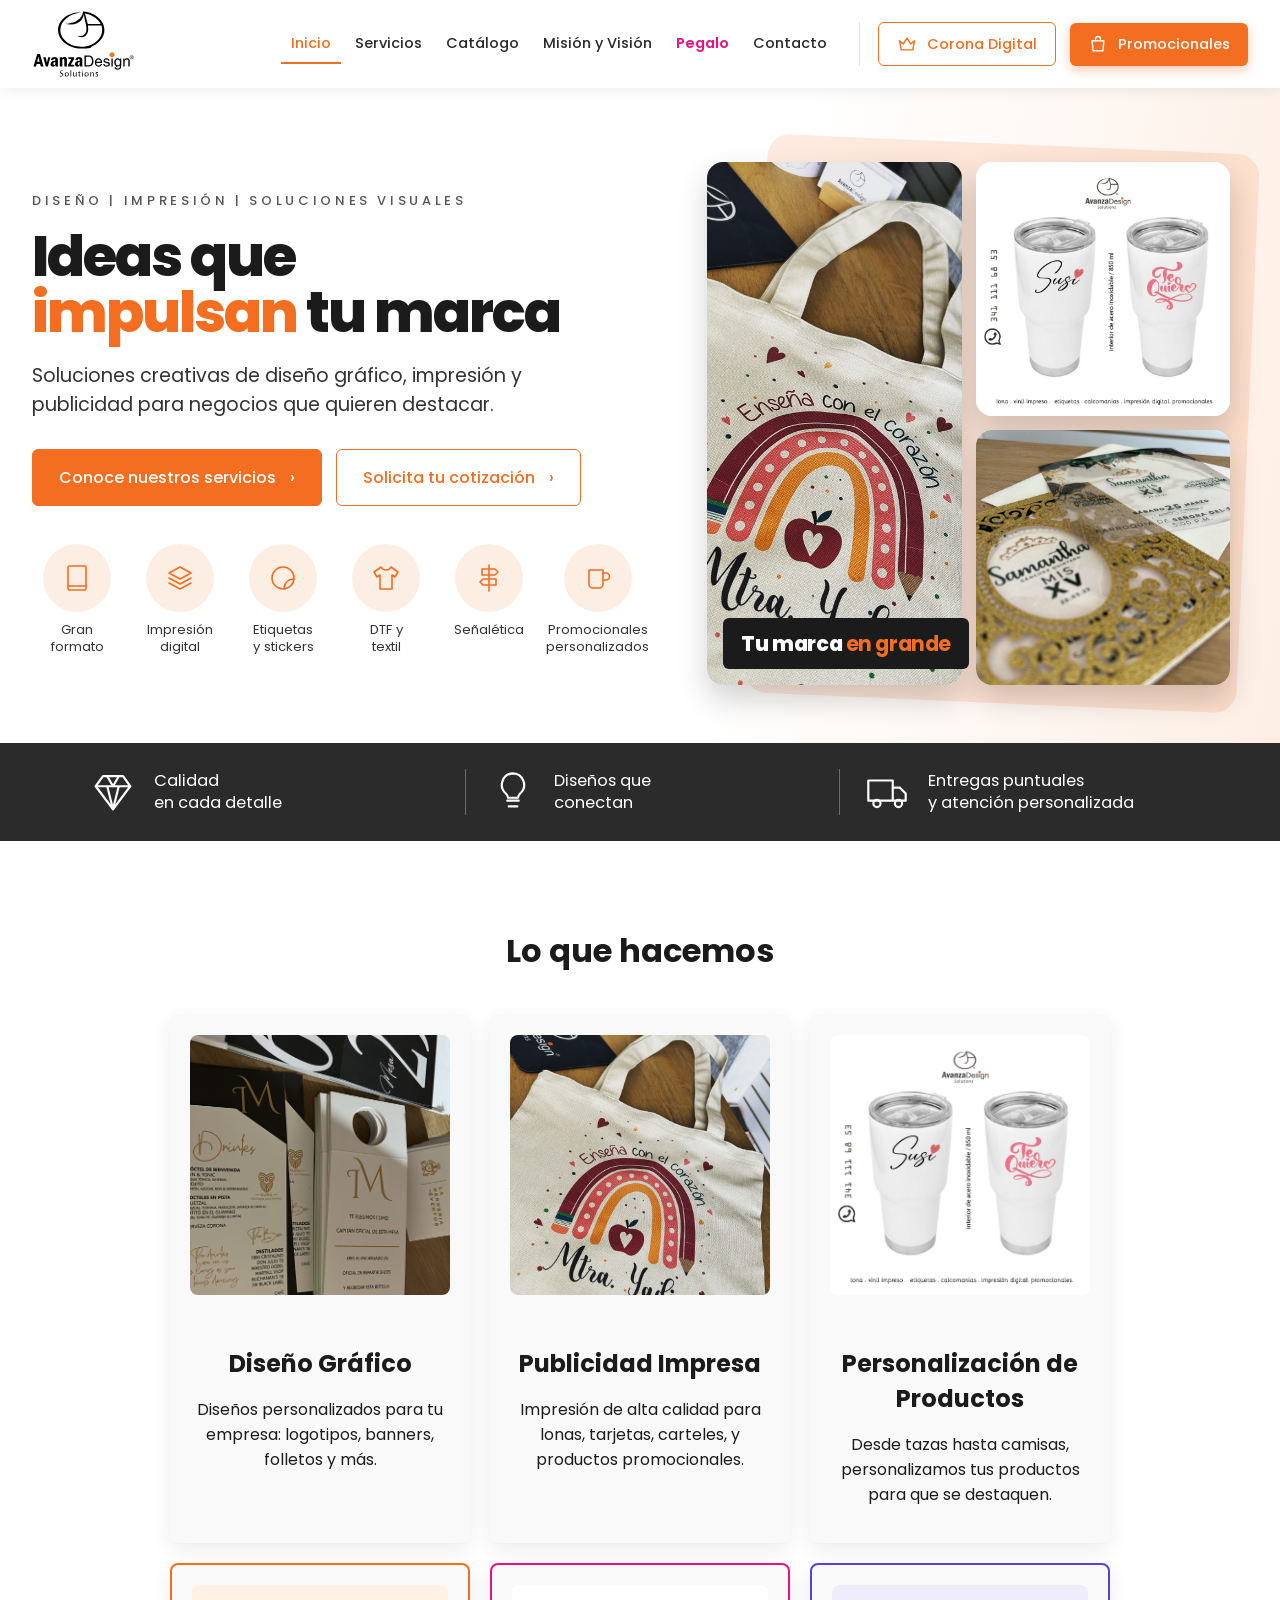
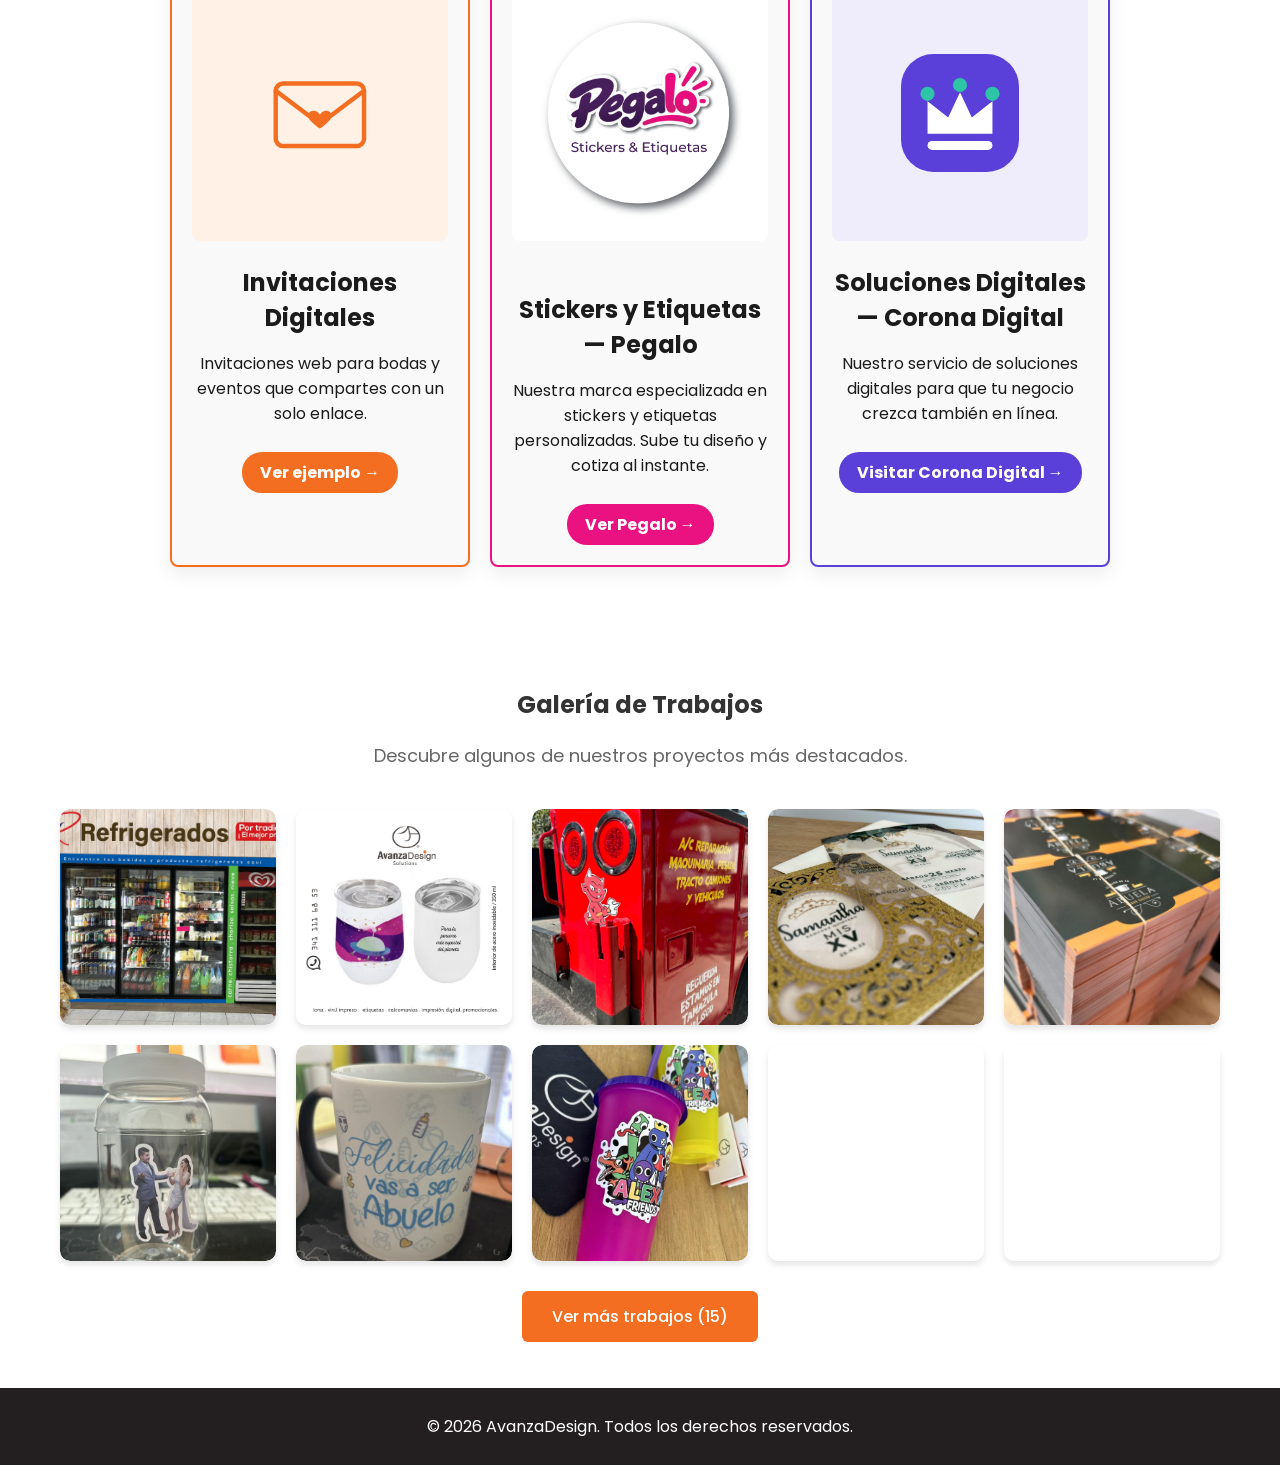
<file: index.html>
<!DOCTYPE html>
<html lang="en">
<head>
    <meta charset="UTF-8">
    <meta name="viewport" content="width=device-width, initial-scale=1.0">
    <title>AvanzaDesign</title>
    <link rel="stylesheet" href="styles/index.css">
<link rel="preconnect" href="https://fonts.googleapis.com">
    <link href="https://fonts.googleapis.com/css2?family=Poppins:wght@400;500;600;800&display=swap" rel="stylesheet">
    <link rel="icon" href="favicon.ico?v=3" sizes="any">
    <link rel="icon" type="image/png" sizes="32x32" href="favicon-32.png?v=3">
    <link rel="apple-touch-icon" href="apple-touch-icon.png?v=3">
    <link rel="stylesheet" href="styles/avanza-refresh.css?v=20261110a">
</head>
<body>
    <div class="container">
        <div id="site-header"></div>
        <script src="components/nav.js?v=20261014b"></script>

        <!-- Hero -->
        <section id="inicio" class="hero2">
            <div class="hero2-inner">
                <div>
                    <p class="eyebrow">DISEÑO | IMPRESIÓN | SOLUCIONES VISUALES</p>
                    <h1>Ideas que<br><em>impulsan</em> tu marca</h1>
                    <p class="lead">Soluciones creativas de diseño gráfico, impresión y publicidad para negocios que quieren destacar.</p>
                    <div class="hero2-ctas">
                        <a href="#servicios" class="btn btn-primary">Conoce nuestros servicios <span aria-hidden="true">›</span></a>
                        <a href="contacto.html" class="btn btn-outline">Solicita tu cotización <span aria-hidden="true">›</span></a>
                    </div>
                    <ul class="hero-cats"><li><a href="catalogo.html"><span class="ico"><svg viewBox="0 0 32 32"><rect x="7" y="4" width="18" height="24" rx="1.5"/><path d="M7 24h18"/></svg></span>Gran<br>formato</a></li><li><a href="catalogo.html"><span class="ico"><svg viewBox="0 0 32 32"><path d="M16 5l11 6-11 6-11-6 11-6z"/><path d="M5 16l11 6 11-6M5 21l11 6 11-6"/></svg></span>Impresión<br>digital</a></li><li><a href="pegalo/index.html"><span class="ico"><svg viewBox="0 0 32 32"><circle cx="16" cy="16" r="11"/><path d="M27 17c-5 0-9 3-10 9"/></svg></span>Etiquetas<br>y stickers</a></li><li><a href="catalogo.html"><span class="ico"><svg viewBox="0 0 32 32"><path d="M11 5l-7 5 3 5 3-2v14h12V13l3 2 3-5-7-5c-1 2-2.5 3-5 3s-4-1-5-3z"/></svg></span>DTF y<br>textil</a></li><li><a href="catalogo.html"><span class="ico"><svg viewBox="0 0 32 32"><path d="M16 3v26M9 7h13l3 3-3 3H9zM23 17H10l-3 3 3 3h13z"/></svg></span>Señalética</a></li><li><a href="https://www.promocionalesenlinea.com/AVANZADESIGN"><span class="ico"><svg viewBox="0 0 32 32"><path d="M7 8h14v14a4 4 0 01-4 4h-6a4 4 0 01-4-4V8z"/><path d="M21 11h3a3 3 0 010 7h-3"/></svg></span>Promocionales<br>personalizados</a></li></ul>
                </div>
                <div class="hero-visual">
                    <figure class="hv-a"><img src="images/hero-bolsa.jpg" alt="Bolsa de tela personalizada"></figure>
                    <figure class="hv-c"><img src="images/hero-thermo.jpg" alt="Termos personalizados AvanzaDesign"></figure>
                    <figure class="hv-d"><img src="images/hero-xv.jpg" alt="Invitación acrílica personalizada"></figure>
                    <div class="hv-badge">Tu marca <b>en grande</b></div>
                </div>
            </div>
            <div class="hero-values"><ul><li><svg viewBox="0 0 32 32"><path d="M9 5h14l5 7-12 16L4 12z"/><path d="M4 12h24M12 5l4 7 4-7M16 28l-4-16M16 28l4-16"/></svg><span>Calidad<br>en cada detalle</span></li><li><svg viewBox="0 0 32 32"><path d="M12 22h8M13 26h6M16 3a8 8 0 00-5 14c1 1 1.5 2 1.5 3h7c0-1 .5-2 1.5-3a8 8 0 00-5-14z"/></svg><span>Diseños que<br>conectan</span></li><li><svg viewBox="0 0 32 32"><path d="M3 8h17v14H3zM20 13h5l4 4v5h-9"/><circle cx="9" cy="24" r="2.5"/><circle cx="24" cy="24" r="2.5"/></svg><span>Entregas puntuales<br>y atención personalizada</span></li></ul></div>
        </section>

        <!-- Servicios destacados -->
        <section id="servicios">
            <h2>Lo que hacemos</h2>
            <div class="services-container">
                <div class="service-card">
                    <img src="images/menu.JPG" alt="Diseño Gráfico">
                    <h3>Diseño Gráfico</h3>
                    <p>Diseños personalizados para tu empresa: logotipos, banners, folletos y más.</p>
                </div>
                <div class="service-card">
                    <img src="images/bolsa.JPG" alt="Publicidad Impresa">
                    <h3>Publicidad Impresa</h3>
                    <p>Impresión de alta calidad para lonas, tarjetas, carteles, y productos promocionales.</p>
                </div>
                <div class="service-card">
                    <img src="images/thermo.png" alt="Personalización de Productos">
                    <h3>Personalización de Productos</h3>
                    <p>Desde tazas hasta camisas, personalizamos tus productos para que se destaquen.</p>
                </div>
                <div class="service-card" style="border: 2px solid #f36e21;">
                    <div class="logo-tile tile-invite"><svg viewBox="0 0 64 64" aria-hidden="true"><rect x="8" y="16" width="48" height="34" rx="4"/><path d="M8 20l24 18 24-18"/><path d="M32 33c-2-4-8-2-6 2 1.5 2.500 6 5.500 6 5.500s4.500-3 6-5.500c2-4-4-6-6-2z" fill="#f36e21" stroke="none"/></svg></div>
                    <h3>Invitaciones Digitales</h3>
                    <p>Invitaciones web para bodas y eventos que compartes con un solo enlace.</p>
                    <a href="https://mariferyjuandiego.avanzadesign.mx/" target="_blank" rel="noopener" class="card-link" style="background:#f36e21;">Ver ejemplo →</a>
                </div>
                <div class="service-card" style="border: 2px solid #E91280;">
                    <img src="images/pegalo-logo.png" alt="Pegalo Stickers y Etiquetas">
                    <h3>Stickers y Etiquetas — Pegalo</h3>
                    <p>Nuestra marca especializada en stickers y etiquetas personalizadas. Sube tu diseño y cotiza al instante.</p>
                    <a href="pegalo/index.html" style="display:inline-block; margin-top:10px; background:#E91280; color:#fff; padding:8px 18px; border-radius:20px; text-decoration:none; font-weight:bold;">Ver Pegalo →</a>
                </div>
                <div class="service-card" style="border: 2px solid #5B3FD9;">
                    <div class="logo-tile"><img src="images/logo-corona-digital.svg" alt="Corona Digital"></div>
                    <h3>Soluciones Digitales — Corona Digital</h3>
                    <p>Nuestro servicio de soluciones digitales para que tu negocio crezca también en línea.</p>
                    <a href="https://coronadigital.avanzadesign.com/" target="_blank" rel="noopener" class="card-link" style="background:#5B3FD9;">Visitar Corona Digital →</a>
                </div>
            </div>
        </section>


               <!-- Sección de la Galería -->
               <section id="galeria">
                <h2>Galería de Trabajos</h2>
                <p>Descubre algunos de nuestros proyectos más destacados.</p>
                <div class="gallery" data-initial="10">
                    <!-- Imagen 1 -->
                    <div class="gallery-item">
                        <img src="images/ramos.JPG" alt="Proyecto 1">
                        <div class="overlay">
                            <p>Proyecto 1 - Lona Publicitaria</p>
                        </div>
                    </div>
                    <!-- Imagen 2 -->
                    <div class="gallery-item">
                        <img src="images/thermito.png" alt="Proyecto 2">
                        <div class="overlay">
                            <p>Proyecto 2 - Diseño de Camisetas</p>
                        </div>
                    </div>
                    <!-- Imagen 3 -->
                    <div class="gallery-item">
                        <img src="images/calca.png" alt="Proyecto 3">
                        <div class="overlay">
                            <p>Proyecto 3 - Branding Corporativo</p>
                        </div>
                    </div>
                    <!-- Imagen 4 -->
                    <div class="gallery-item">
                        <img src="images/xv.JPG" alt="Proyecto 4">
                        <div class="overlay">
                            <p>Proyecto 4 - Invitaciones Personalizadas</p>
                        </div>
                    </div>
                    <!-- Imagen 5 -->
                    <div class="gallery-item">
                        <img src="images/impresion-offset.jpg" alt="Proyecto 5 - Impresión offset de tarjetas">
                        <div class="overlay">
                            <p>Proyecto 5 - Impresión Offset</p>
                        </div>
                    </div>
                                    <div class="gallery-item"><img src="images/gallery/termo-01.jpg" alt="Termo o vaso personalizado por AvanzaDesign" loading="lazy" decoding="async"></div>
                    <div class="gallery-item"><img src="images/gallery/termo-02.jpg" alt="Termo o vaso personalizado por AvanzaDesign" loading="lazy" decoding="async"></div>
                    <div class="gallery-item"><img src="images/gallery/termo-03.jpg" alt="Termo o vaso personalizado por AvanzaDesign" loading="lazy" decoding="async"></div>
                    <div class="gallery-item"><img src="images/gallery/termo-04.jpg" alt="Termo o vaso personalizado por AvanzaDesign" loading="lazy" decoding="async"></div>
                    <div class="gallery-item"><img src="images/gallery/termo-05.jpg" alt="Termo o vaso personalizado por AvanzaDesign" loading="lazy" decoding="async"></div>
                    <div class="gallery-item"><img src="images/gallery/termo-06.jpg" alt="Termo o vaso personalizado por AvanzaDesign" loading="lazy" decoding="async"></div>
                    <div class="gallery-item"><img src="images/gallery/termo-07.jpg" alt="Termo o vaso personalizado por AvanzaDesign" loading="lazy" decoding="async"></div>
                    <div class="gallery-item"><img src="images/gallery/termo-08.jpg" alt="Termo o vaso personalizado por AvanzaDesign" loading="lazy" decoding="async"></div>
                    <div class="gallery-item"><img src="images/gallery/termo-09.jpg" alt="Termo o vaso personalizado por AvanzaDesign" loading="lazy" decoding="async"></div>
                    <div class="gallery-item"><img src="images/gallery/termo-10.jpg" alt="Termo o vaso personalizado por AvanzaDesign" loading="lazy" decoding="async"></div>
                    <div class="gallery-item"><img src="images/gallery/termo-11.jpg" alt="Termo o vaso personalizado por AvanzaDesign" loading="lazy" decoding="async"></div>
                    <div class="gallery-item"><img src="images/gallery/termo-12.jpg" alt="Termo o vaso personalizado por AvanzaDesign" loading="lazy" decoding="async"></div>
                    <div class="gallery-item"><img src="images/gallery/termo-13.jpg" alt="Termo o vaso personalizado por AvanzaDesign" loading="lazy" decoding="async"></div>
                    <div class="gallery-item"><img src="images/gallery/termo-14.jpg" alt="Termo o vaso personalizado por AvanzaDesign" loading="lazy" decoding="async"></div>
                    <div class="gallery-item"><img src="images/gallery/termo-15.jpg" alt="Termo o vaso personalizado por AvanzaDesign" loading="lazy" decoding="async"></div>
                    <div class="gallery-item"><img src="images/gallery/termo-16.jpg" alt="Termo o vaso personalizado por AvanzaDesign" loading="lazy" decoding="async"></div>
                    <div class="gallery-item"><img src="images/gallery/termo-17.jpg" alt="Termo o vaso personalizado por AvanzaDesign" loading="lazy" decoding="async"></div>
                    <div class="gallery-item"><img src="images/gallery/termo-18.jpg" alt="Termo o vaso personalizado por AvanzaDesign" loading="lazy" decoding="async"></div>
                    <div class="gallery-item"><img src="images/gallery/termo-19.jpg" alt="Termo o vaso personalizado por AvanzaDesign" loading="lazy" decoding="async"></div>
                    <div class="gallery-item"><img src="images/gallery/termo-20.jpg" alt="Termo o vaso personalizado por AvanzaDesign" loading="lazy" decoding="async"></div>
                </div>
            </section>


        <footer>
            <p>&copy; 2026 AvanzaDesign. Todos los derechos reservados.</p>
        </footer>

    </div>
    <script src="components/gallery.js?v=1"></script>
</body>
</html>
</file>
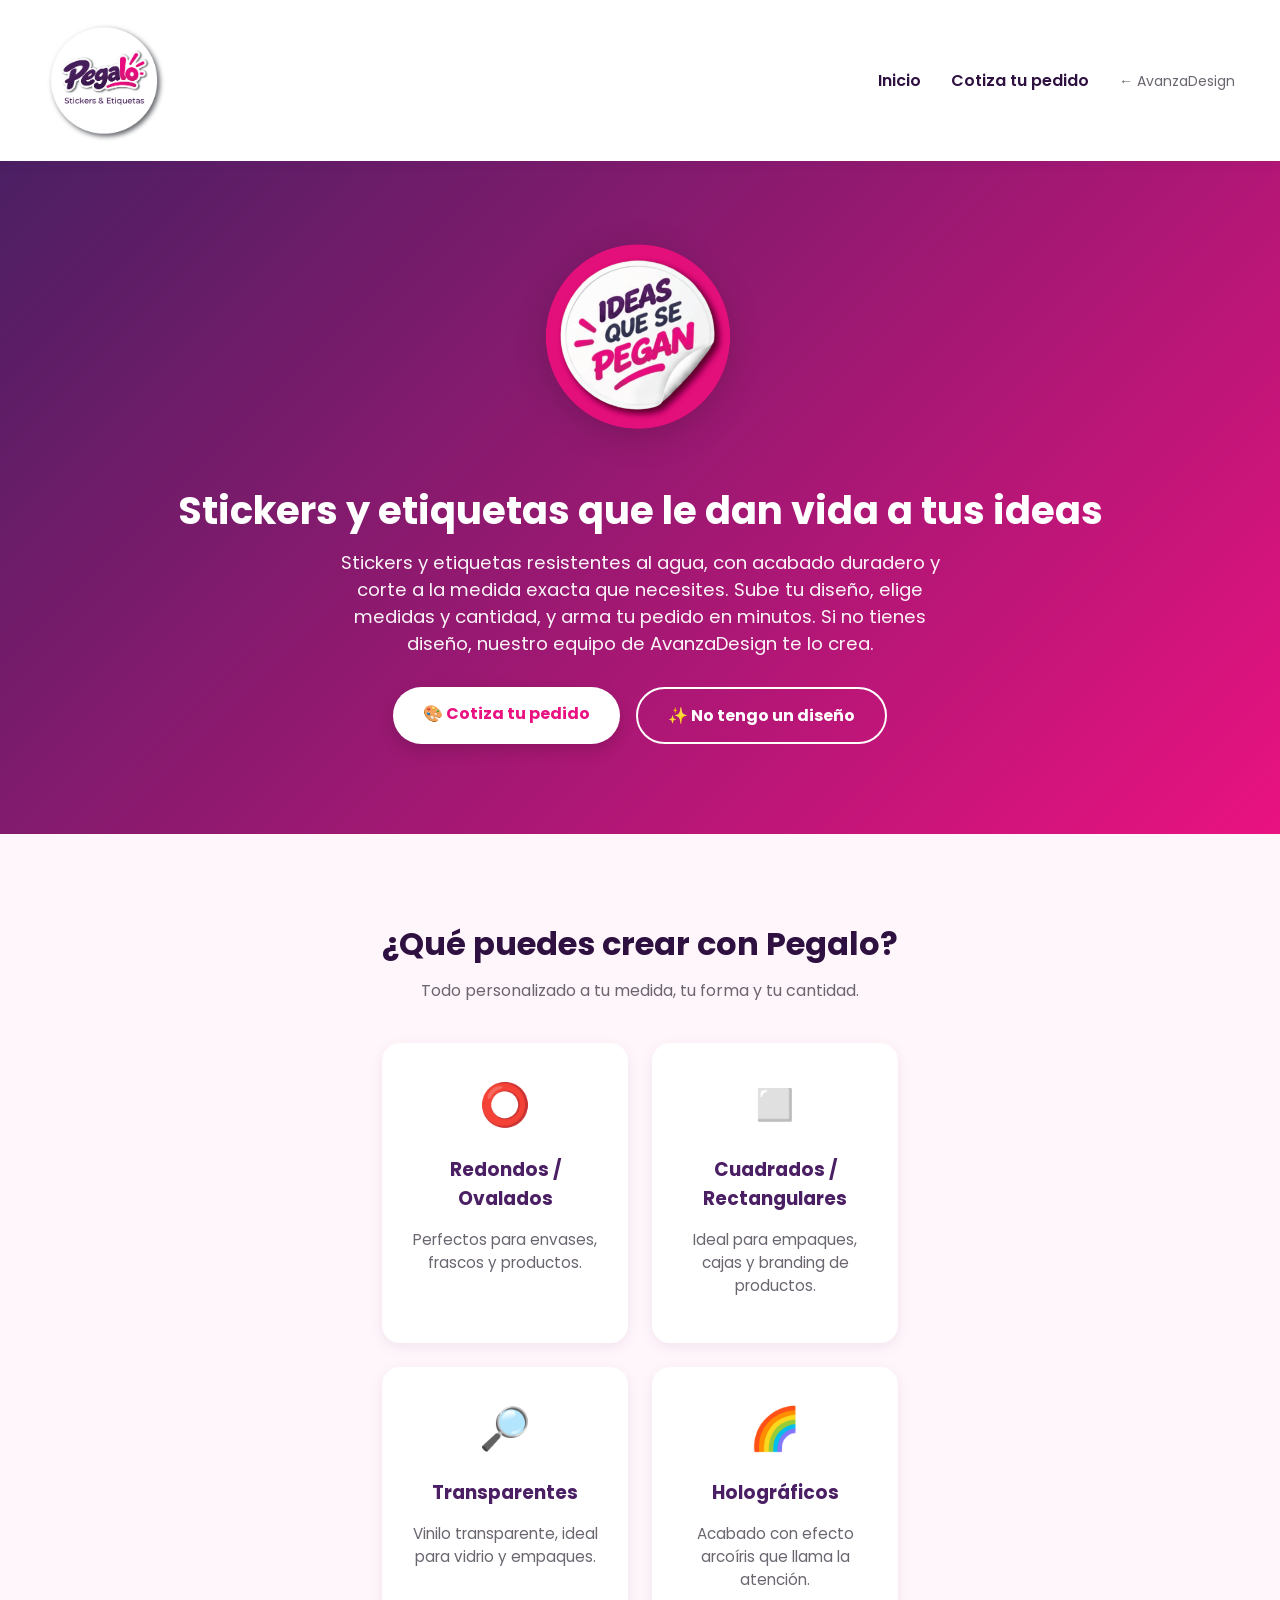
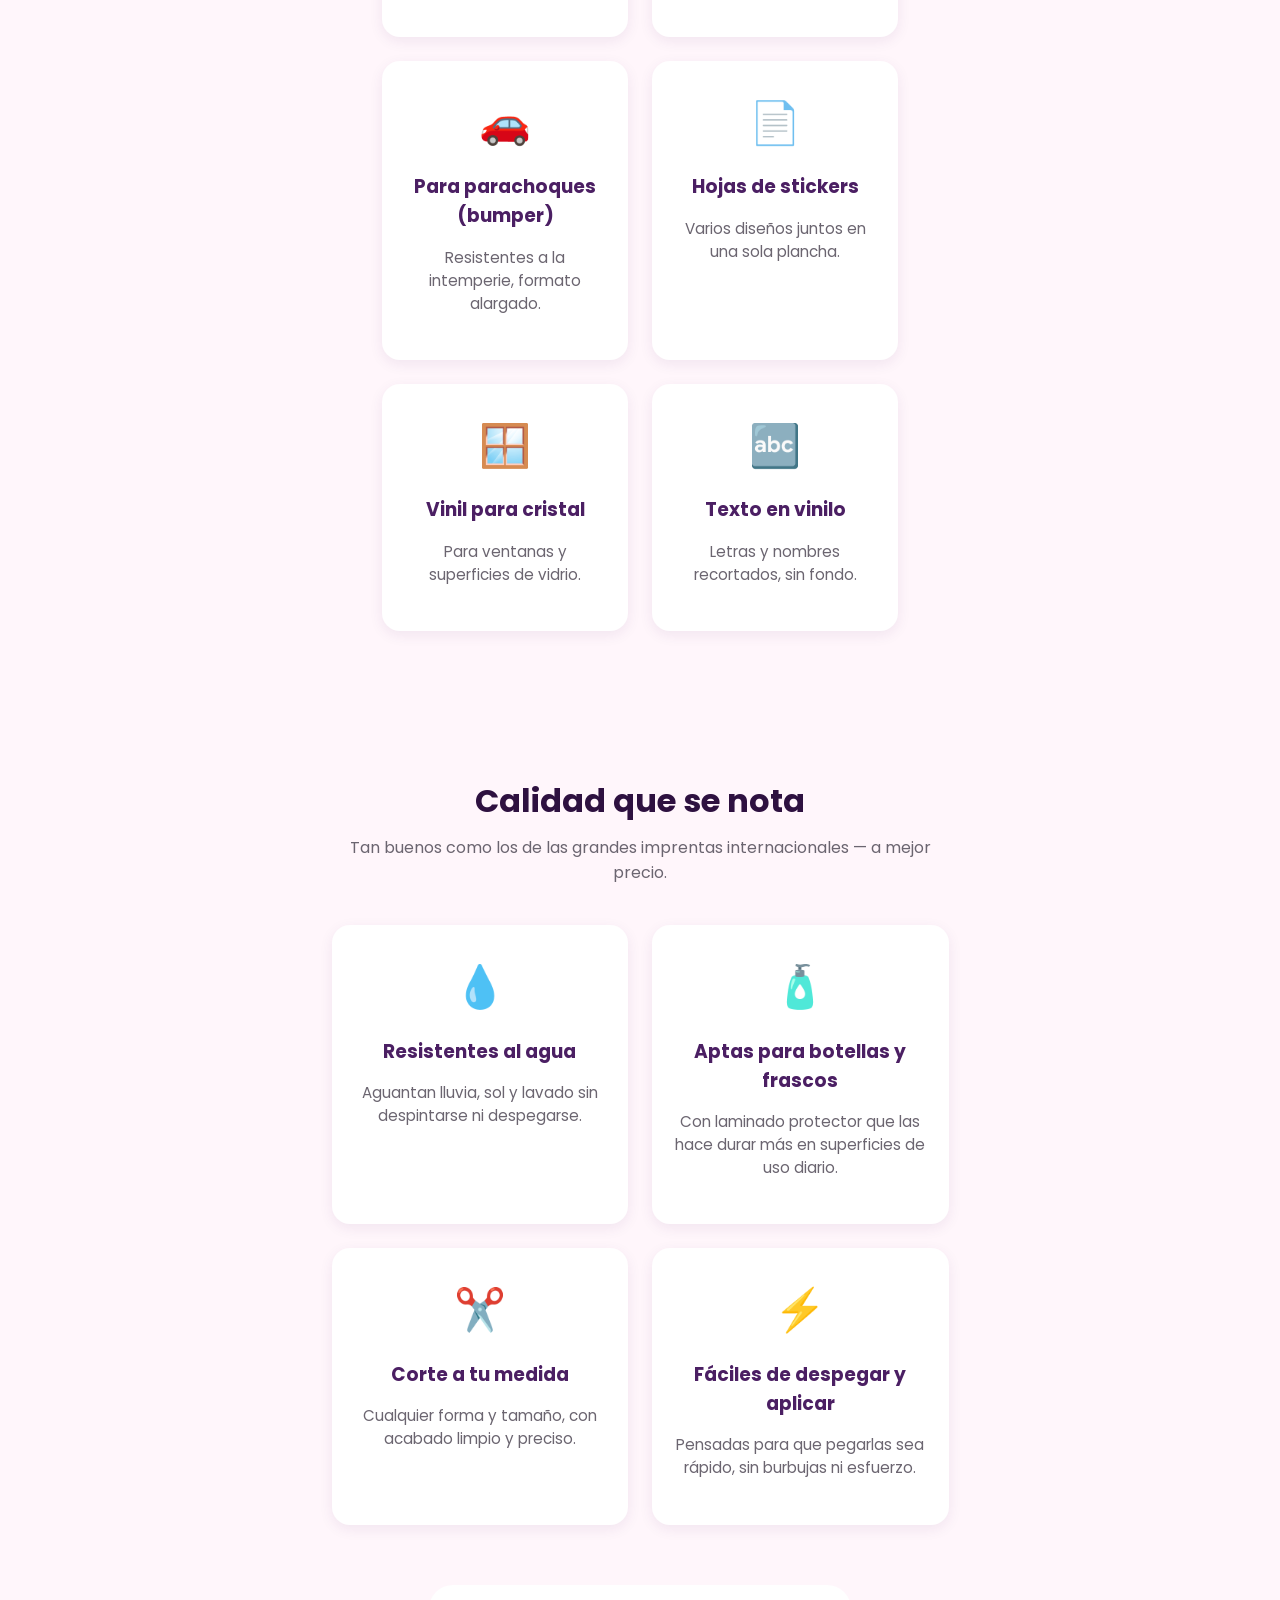
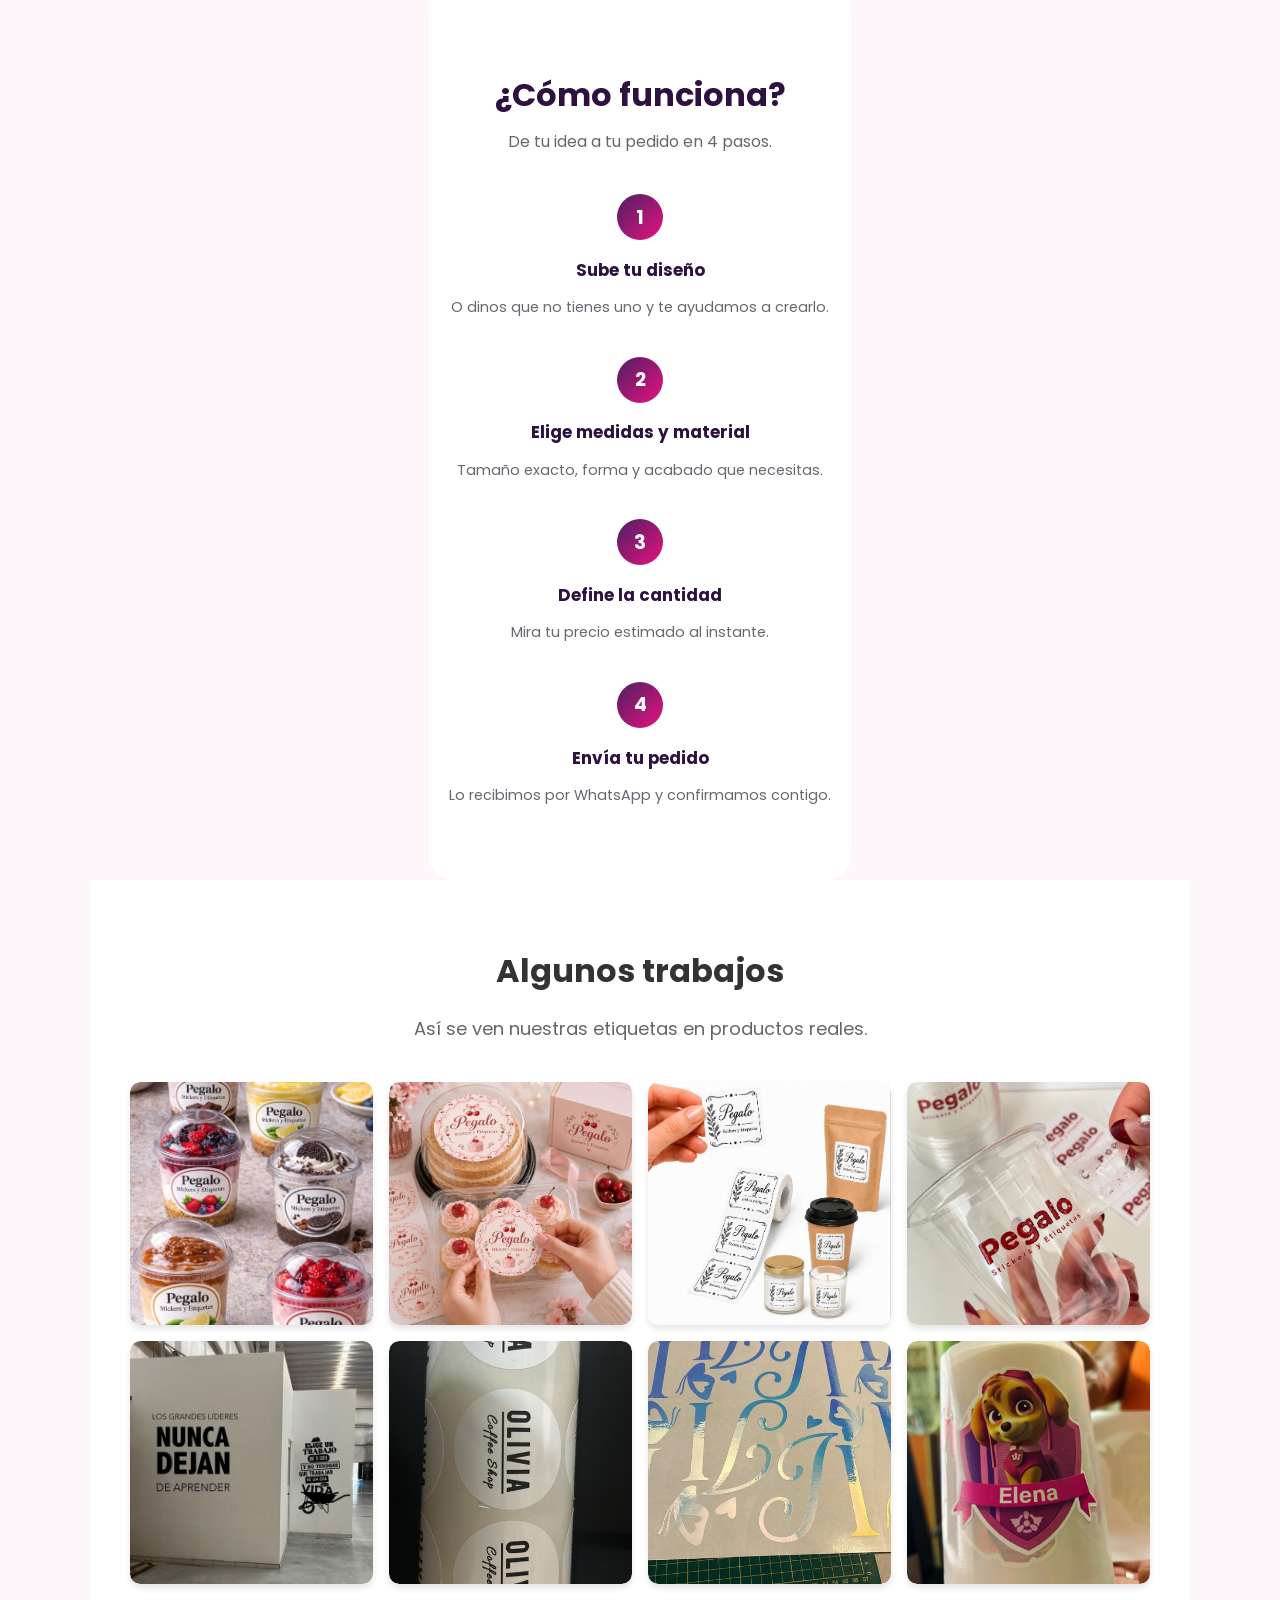
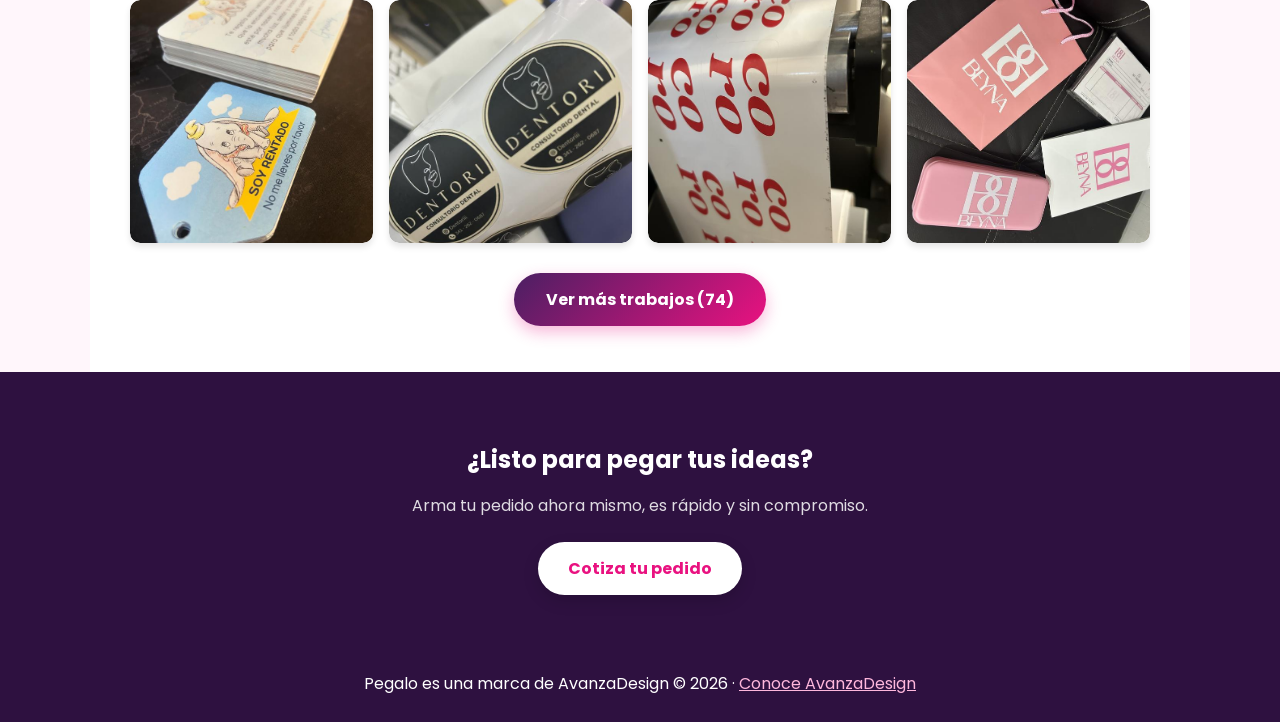
<file: pegalo/index.html>
<!DOCTYPE html>
<html lang="es">
<head>
    <meta charset="UTF-8">
    <meta name="viewport" content="width=device-width, initial-scale=1.0">
    <title>Pegalo — Stickers & Etiquetas Personalizadas | AvanzaDesign</title>
    <link rel="preconnect" href="https://fonts.googleapis.com">
    <link href="https://fonts.googleapis.com/css2?family=Poppins:wght@400;600;700&display=swap" rel="stylesheet">
    <link rel="stylesheet" href="../styles/index.css">
    <link rel="stylesheet" href="../styles/pegalo.css?v=20261110a">
</head>
<body class="pegalo">
    <div class="container">
        <header>
            <div class="header-container">
                <img src="../images/pegalo-logo.png" alt="Pegalo Logo" class="logo">
                <div class="menu-toggle" onclick="toggleMenu()">☰</div>
                <nav id="mobile-menu">
                    <ul>
                        <li><a href="index.html">Inicio</a></li>
                        <li><a href="pedido.html">Cotiza tu pedido</a></li>
                        <li><a href="../index.html" class="back-link">&larr; AvanzaDesign</a></li>
                    </ul>
                </nav>
            </div>
        </header>

        <!-- Hero -->
        <section class="pegalo-hero">
            <img src="../images/pegalo-badge.png" alt="Ideas que se pegan" class="pegalo-logo-badge">
            <h1>Stickers y etiquetas que le dan vida a tus ideas</h1>
            <p>Stickers y etiquetas resistentes al agua, con acabado duradero y corte a la medida exacta que necesites. Sube tu diseño, elige medidas y cantidad, y arma tu pedido en minutos. Si no tienes diseño, nuestro equipo de AvanzaDesign te lo crea.</p>
            <div class="pegalo-hero-ctas">
                <a href="pedido.html" class="pegalo-btn pegalo-btn-primary">🎨 Cotiza tu pedido</a>
                <a href="pedido.html?diseno=no" class="pegalo-btn pegalo-btn-outline">✨ No tengo un diseño</a>
            </div>
        </section>

        <!-- Productos -->
        <section class="pegalo-section">
            <h2>¿Qué puedes crear con Pegalo?</h2>
            <p class="subtitle">Todo personalizado a tu medida, tu forma y tu cantidad.</p>
            <div class="pegalo-products">
                <div class="pegalo-product-card">
                    <div class="icon">⭕</div>
                    <h3>Redondos / Ovalados</h3>
                    <p>Perfectos para envases, frascos y productos.</p>
                </div>
                <div class="pegalo-product-card">
                    <div class="icon">◻️</div>
                    <h3>Cuadrados / Rectangulares</h3>
                    <p>Ideal para empaques, cajas y branding de productos.</p>
                </div>
                <div class="pegalo-product-card">
                    <div class="icon">🔎</div>
                    <h3>Transparentes</h3>
                    <p>Vinilo transparente, ideal para vidrio y empaques.</p>
                </div>
                <div class="pegalo-product-card">
                    <div class="icon">🌈</div>
                    <h3>Holográficos</h3>
                    <p>Acabado con efecto arcoíris que llama la atención.</p>
                </div>
                <div class="pegalo-product-card">
                    <div class="icon">🚗</div>
                    <h3>Para parachoques (bumper)</h3>
                    <p>Resistentes a la intemperie, formato alargado.</p>
                </div>
                <div class="pegalo-product-card">
                    <div class="icon">📄</div>
                    <h3>Hojas de stickers</h3>
                    <p>Varios diseños juntos en una sola plancha.</p>
                </div>
                <div class="pegalo-product-card">
                    <div class="icon">🪟</div>
                    <h3>Vinil para cristal</h3>
                    <p>Para ventanas y superficies de vidrio.</p>
                </div>
                <div class="pegalo-product-card">
                    <div class="icon">🔤</div>
                    <h3>Texto en vinilo</h3>
                    <p>Letras y nombres recortados, sin fondo.</p>
                </div>
            </div>
        </section>

        <!-- Calidad -->
        <section class="pegalo-section">
            <h2>Calidad que se nota</h2>
            <p class="subtitle">Tan buenos como los de las grandes imprentas internacionales — a mejor precio.</p>
            <div class="pegalo-products">
                <div class="pegalo-product-card">
                    <div class="icon">💧</div>
                    <h3>Resistentes al agua</h3>
                    <p>Aguantan lluvia, sol y lavado sin despintarse ni despegarse.</p>
                </div>
                <div class="pegalo-product-card">
                    <div class="icon">🧴</div>
                    <h3>Aptas para botellas y frascos</h3>
                    <p>Con laminado protector que las hace durar más en superficies de uso diario.</p>
                </div>
                <div class="pegalo-product-card">
                    <div class="icon">✂️</div>
                    <h3>Corte a tu medida</h3>
                    <p>Cualquier forma y tamaño, con acabado limpio y preciso.</p>
                </div>
                <div class="pegalo-product-card">
                    <div class="icon">⚡</div>
                    <h3>Fáciles de despegar y aplicar</h3>
                    <p>Pensadas para que pegarlas sea rápido, sin burbujas ni esfuerzo.</p>
                </div>
            </div>
        </section>

        <!-- Cómo funciona -->
        <section class="pegalo-section" style="background:#fff; border-radius: 24px;">
            <h2>¿Cómo funciona?</h2>
            <p class="subtitle">De tu idea a tu pedido en 4 pasos.</p>
            <div class="pegalo-steps">
                <div class="pegalo-step">
                    <div class="step-number">1</div>
                    <h3>Sube tu diseño</h3>
                    <p>O dinos que no tienes uno y te ayudamos a crearlo.</p>
                </div>
                <div class="pegalo-step">
                    <div class="step-number">2</div>
                    <h3>Elige medidas y material</h3>
                    <p>Tamaño exacto, forma y acabado que necesitas.</p>
                </div>
                <div class="pegalo-step">
                    <div class="step-number">3</div>
                    <h3>Define la cantidad</h3>
                    <p>Mira tu precio estimado al instante.</p>
                </div>
                <div class="pegalo-step">
                    <div class="step-number">4</div>
                    <h3>Envía tu pedido</h3>
                    <p>Lo recibimos por WhatsApp y confirmamos contigo.</p>
                </div>
            </div>
        </section>

        <!-- Galería -->
        <section id="galeria" class="pegalo-section">
            <h2>Algunos trabajos</h2>
            <p class="subtitle">Así se ven nuestras etiquetas en productos reales.</p>
            <div class="gallery" data-initial="12">
                <div class="gallery-item">
                    <img src="../images/pegalo-gallery-postres.jpg" alt="Etiquetas Pegalo en postres individuales">
                    <div class="overlay"><p>Etiquetas para repostería y postres</p></div>
                </div>
                <div class="gallery-item">
                    <img src="../images/pegalo-gallery-pasteleria.jpg" alt="Etiquetas Pegalo en pastel y cupcakes">
                    <div class="overlay"><p>Para pasteles y cupcakes</p></div>
                </div>
                <div class="gallery-item">
                    <img src="../images/pegalo-gallery-velas-empaques.jpg" alt="Etiquetas Pegalo en velas y empaques">
                    <div class="overlay"><p>Velas, bolsas y empaques</p></div>
                </div>
                <div class="gallery-item">
                    <img src="../images/pegalo-gallery-transparente.jpg" alt="Sticker transparente Pegalo en vaso">
                    <div class="overlay"><p>Stickers transparentes</p></div>
                </div>
                            <div class="gallery-item"><img src="../images/gallery-pegalo/pegalo-01.jpg" alt="Etiquetas y stickers personalizados Pegalo" loading="lazy" decoding="async"></div>
                <div class="gallery-item"><img src="../images/gallery-pegalo/pegalo-02.jpg" alt="Etiquetas y stickers personalizados Pegalo" loading="lazy" decoding="async"></div>
                <div class="gallery-item"><img src="../images/gallery-pegalo/pegalo-03.jpg" alt="Etiquetas y stickers personalizados Pegalo" loading="lazy" decoding="async"></div>
                <div class="gallery-item"><img src="../images/gallery-pegalo/pegalo-04.jpg" alt="Etiquetas y stickers personalizados Pegalo" loading="lazy" decoding="async"></div>
                <div class="gallery-item"><img src="../images/gallery-pegalo/pegalo-05.jpg" alt="Etiquetas y stickers personalizados Pegalo" loading="lazy" decoding="async"></div>
                <div class="gallery-item"><img src="../images/gallery-pegalo/pegalo-06.jpg" alt="Etiquetas y stickers personalizados Pegalo" loading="lazy" decoding="async"></div>
                <div class="gallery-item"><img src="../images/gallery-pegalo/pegalo-07.jpg" alt="Etiquetas y stickers personalizados Pegalo" loading="lazy" decoding="async"></div>
                <div class="gallery-item"><img src="../images/gallery-pegalo/pegalo-08.jpg" alt="Etiquetas y stickers personalizados Pegalo" loading="lazy" decoding="async"></div>
                <div class="gallery-item"><img src="../images/gallery-pegalo/pegalo-09.jpg" alt="Etiquetas y stickers personalizados Pegalo" loading="lazy" decoding="async"></div>
                <div class="gallery-item"><img src="../images/gallery-pegalo/pegalo-10.jpg" alt="Etiquetas y stickers personalizados Pegalo" loading="lazy" decoding="async"></div>
                <div class="gallery-item"><img src="../images/gallery-pegalo/pegalo-11.jpg" alt="Etiquetas y stickers personalizados Pegalo" loading="lazy" decoding="async"></div>
                <div class="gallery-item"><img src="../images/gallery-pegalo/pegalo-12.jpg" alt="Etiquetas y stickers personalizados Pegalo" loading="lazy" decoding="async"></div>
                <div class="gallery-item"><img src="../images/gallery-pegalo/pegalo-13.jpg" alt="Etiquetas y stickers personalizados Pegalo" loading="lazy" decoding="async"></div>
                <div class="gallery-item"><img src="../images/gallery-pegalo/pegalo-14.jpg" alt="Etiquetas y stickers personalizados Pegalo" loading="lazy" decoding="async"></div>
                <div class="gallery-item"><img src="../images/gallery-pegalo/pegalo-15.jpg" alt="Etiquetas y stickers personalizados Pegalo" loading="lazy" decoding="async"></div>
                <div class="gallery-item"><img src="../images/gallery-pegalo/pegalo-16.jpg" alt="Etiquetas y stickers personalizados Pegalo" loading="lazy" decoding="async"></div>
                <div class="gallery-item"><img src="../images/gallery-pegalo/pegalo-17.jpg" alt="Etiquetas y stickers personalizados Pegalo" loading="lazy" decoding="async"></div>
                <div class="gallery-item"><img src="../images/gallery-pegalo/pegalo-18.jpg" alt="Etiquetas y stickers personalizados Pegalo" loading="lazy" decoding="async"></div>
                <div class="gallery-item"><img src="../images/gallery-pegalo/pegalo-19.jpg" alt="Etiquetas y stickers personalizados Pegalo" loading="lazy" decoding="async"></div>
                <div class="gallery-item"><img src="../images/gallery-pegalo/pegalo-20.jpg" alt="Etiquetas y stickers personalizados Pegalo" loading="lazy" decoding="async"></div>
                <div class="gallery-item"><img src="../images/gallery-pegalo/pegalo-21.jpg" alt="Etiquetas y stickers personalizados Pegalo" loading="lazy" decoding="async"></div>
                <div class="gallery-item"><img src="../images/gallery-pegalo/pegalo-22.jpg" alt="Etiquetas y stickers personalizados Pegalo" loading="lazy" decoding="async"></div>
                <div class="gallery-item"><img src="../images/gallery-pegalo/pegalo-23.jpg" alt="Etiquetas y stickers personalizados Pegalo" loading="lazy" decoding="async"></div>
                <div class="gallery-item"><img src="../images/gallery-pegalo/pegalo-24.jpg" alt="Etiquetas y stickers personalizados Pegalo" loading="lazy" decoding="async"></div>
                <div class="gallery-item"><img src="../images/gallery-pegalo/pegalo-25.jpg" alt="Etiquetas y stickers personalizados Pegalo" loading="lazy" decoding="async"></div>
                <div class="gallery-item"><img src="../images/gallery-pegalo/pegalo-26.jpg" alt="Etiquetas y stickers personalizados Pegalo" loading="lazy" decoding="async"></div>
                <div class="gallery-item"><img src="../images/gallery-pegalo/pegalo-27.jpg" alt="Etiquetas y stickers personalizados Pegalo" loading="lazy" decoding="async"></div>
                <div class="gallery-item"><img src="../images/gallery-pegalo/pegalo-28.jpg" alt="Etiquetas y stickers personalizados Pegalo" loading="lazy" decoding="async"></div>
                <div class="gallery-item"><img src="../images/gallery-pegalo/pegalo-29.jpg" alt="Etiquetas y stickers personalizados Pegalo" loading="lazy" decoding="async"></div>
                <div class="gallery-item"><img src="../images/gallery-pegalo/pegalo-30.jpg" alt="Etiquetas y stickers personalizados Pegalo" loading="lazy" decoding="async"></div>
                <div class="gallery-item"><img src="../images/gallery-pegalo/pegalo-31.jpg" alt="Etiquetas y stickers personalizados Pegalo" loading="lazy" decoding="async"></div>
                <div class="gallery-item"><img src="../images/gallery-pegalo/pegalo-32.jpg" alt="Etiquetas y stickers personalizados Pegalo" loading="lazy" decoding="async"></div>
                <div class="gallery-item"><img src="../images/gallery-pegalo/pegalo-33.jpg" alt="Etiquetas y stickers personalizados Pegalo" loading="lazy" decoding="async"></div>
                <div class="gallery-item"><img src="../images/gallery-pegalo/pegalo-34.jpg" alt="Etiquetas y stickers personalizados Pegalo" loading="lazy" decoding="async"></div>
                <div class="gallery-item"><img src="../images/gallery-pegalo/pegalo-35.jpg" alt="Etiquetas y stickers personalizados Pegalo" loading="lazy" decoding="async"></div>
                <div class="gallery-item"><img src="../images/gallery-pegalo/pegalo-36.jpg" alt="Etiquetas y stickers personalizados Pegalo" loading="lazy" decoding="async"></div>
                <div class="gallery-item"><img src="../images/gallery-pegalo/pegalo-37.jpg" alt="Etiquetas y stickers personalizados Pegalo" loading="lazy" decoding="async"></div>
                <div class="gallery-item"><img src="../images/gallery-pegalo/pegalo-38.jpg" alt="Etiquetas y stickers personalizados Pegalo" loading="lazy" decoding="async"></div>
                <div class="gallery-item"><img src="../images/gallery-pegalo/pegalo-39.jpg" alt="Etiquetas y stickers personalizados Pegalo" loading="lazy" decoding="async"></div>
                <div class="gallery-item"><img src="../images/gallery-pegalo/pegalo-40.jpg" alt="Etiquetas y stickers personalizados Pegalo" loading="lazy" decoding="async"></div>
                <div class="gallery-item"><img src="../images/gallery-pegalo/pegalo-41.jpg" alt="Etiquetas y stickers personalizados Pegalo" loading="lazy" decoding="async"></div>
                <div class="gallery-item"><img src="../images/gallery-pegalo/pegalo-42.jpg" alt="Etiquetas y stickers personalizados Pegalo" loading="lazy" decoding="async"></div>
                <div class="gallery-item"><img src="../images/gallery-pegalo/pegalo-43.jpg" alt="Etiquetas y stickers personalizados Pegalo" loading="lazy" decoding="async"></div>
                <div class="gallery-item"><img src="../images/gallery-pegalo/pegalo-44.jpg" alt="Etiquetas y stickers personalizados Pegalo" loading="lazy" decoding="async"></div>
                <div class="gallery-item"><img src="../images/gallery-pegalo/pegalo-45.jpg" alt="Etiquetas y stickers personalizados Pegalo" loading="lazy" decoding="async"></div>
                <div class="gallery-item"><img src="../images/gallery-pegalo/pegalo-46.jpg" alt="Etiquetas y stickers personalizados Pegalo" loading="lazy" decoding="async"></div>
                <div class="gallery-item"><img src="../images/gallery-pegalo/pegalo-47.jpg" alt="Etiquetas y stickers personalizados Pegalo" loading="lazy" decoding="async"></div>
                <div class="gallery-item"><img src="../images/gallery-pegalo/pegalo-48.jpg" alt="Etiquetas y stickers personalizados Pegalo" loading="lazy" decoding="async"></div>
                <div class="gallery-item"><img src="../images/gallery-pegalo/pegalo-49.jpg" alt="Etiquetas y stickers personalizados Pegalo" loading="lazy" decoding="async"></div>
                <div class="gallery-item"><img src="../images/gallery-pegalo/pegalo-50.jpg" alt="Etiquetas y stickers personalizados Pegalo" loading="lazy" decoding="async"></div>
                <div class="gallery-item"><img src="../images/gallery-pegalo/pegalo-51.jpg" alt="Etiquetas y stickers personalizados Pegalo" loading="lazy" decoding="async"></div>
                <div class="gallery-item"><img src="../images/gallery-pegalo/pegalo-52.jpg" alt="Etiquetas y stickers personalizados Pegalo" loading="lazy" decoding="async"></div>
                <div class="gallery-item"><img src="../images/gallery-pegalo/pegalo-53.jpg" alt="Etiquetas y stickers personalizados Pegalo" loading="lazy" decoding="async"></div>
                <div class="gallery-item"><img src="../images/gallery-pegalo/pegalo-54.jpg" alt="Etiquetas y stickers personalizados Pegalo" loading="lazy" decoding="async"></div>
                <div class="gallery-item"><img src="../images/gallery-pegalo/pegalo-55.jpg" alt="Etiquetas y stickers personalizados Pegalo" loading="lazy" decoding="async"></div>
                <div class="gallery-item"><img src="../images/gallery-pegalo/pegalo-56.jpg" alt="Etiquetas y stickers personalizados Pegalo" loading="lazy" decoding="async"></div>
                <div class="gallery-item"><img src="../images/gallery-pegalo/pegalo-57.jpg" alt="Etiquetas y stickers personalizados Pegalo" loading="lazy" decoding="async"></div>
                <div class="gallery-item"><img src="../images/gallery-pegalo/pegalo-58.jpg" alt="Etiquetas y stickers personalizados Pegalo" loading="lazy" decoding="async"></div>
                <div class="gallery-item"><img src="../images/gallery-pegalo/pegalo-59.jpg" alt="Etiquetas y stickers personalizados Pegalo" loading="lazy" decoding="async"></div>
                <div class="gallery-item"><img src="../images/gallery-pegalo/pegalo-60.jpg" alt="Etiquetas y stickers personalizados Pegalo" loading="lazy" decoding="async"></div>
                <div class="gallery-item"><img src="../images/gallery-pegalo/pegalo-61.jpg" alt="Etiquetas y stickers personalizados Pegalo" loading="lazy" decoding="async"></div>
                <div class="gallery-item"><img src="../images/gallery-pegalo/pegalo-62.jpg" alt="Etiquetas y stickers personalizados Pegalo" loading="lazy" decoding="async"></div>
                <div class="gallery-item"><img src="../images/gallery-pegalo/pegalo-63.jpg" alt="Etiquetas y stickers personalizados Pegalo" loading="lazy" decoding="async"></div>
                <div class="gallery-item"><img src="../images/gallery-pegalo/pegalo-64.jpg" alt="Etiquetas y stickers personalizados Pegalo" loading="lazy" decoding="async"></div>
                <div class="gallery-item"><img src="../images/gallery-pegalo/pegalo-65.jpg" alt="Etiquetas y stickers personalizados Pegalo" loading="lazy" decoding="async"></div>
                <div class="gallery-item"><img src="../images/gallery-pegalo/pegalo-66.jpg" alt="Etiquetas y stickers personalizados Pegalo" loading="lazy" decoding="async"></div>
                <div class="gallery-item"><img src="../images/gallery-pegalo/pegalo-67.jpg" alt="Etiquetas y stickers personalizados Pegalo" loading="lazy" decoding="async"></div>
                <div class="gallery-item"><img src="../images/gallery-pegalo/pegalo-68.jpg" alt="Etiquetas y stickers personalizados Pegalo" loading="lazy" decoding="async"></div>
                <div class="gallery-item"><img src="../images/gallery-pegalo/pegalo-69.jpg" alt="Etiquetas y stickers personalizados Pegalo" loading="lazy" decoding="async"></div>
                <div class="gallery-item"><img src="../images/gallery-pegalo/pegalo-70.jpg" alt="Etiquetas y stickers personalizados Pegalo" loading="lazy" decoding="async"></div>
                <div class="gallery-item"><img src="../images/gallery-pegalo/pegalo-71.jpg" alt="Etiquetas y stickers personalizados Pegalo" loading="lazy" decoding="async"></div>
                <div class="gallery-item"><img src="../images/gallery-pegalo/pegalo-72.jpg" alt="Etiquetas y stickers personalizados Pegalo" loading="lazy" decoding="async"></div>
                <div class="gallery-item"><img src="../images/gallery-pegalo/pegalo-73.jpg" alt="Etiquetas y stickers personalizados Pegalo" loading="lazy" decoding="async"></div>
                <div class="gallery-item"><img src="../images/gallery-pegalo/pegalo-74.jpg" alt="Etiquetas y stickers personalizados Pegalo" loading="lazy" decoding="async"></div>
                <div class="gallery-item"><img src="../images/gallery-pegalo/pegalo-75.jpg" alt="Etiquetas y stickers personalizados Pegalo" loading="lazy" decoding="async"></div>
                <div class="gallery-item"><img src="../images/gallery-pegalo/pegalo-76.jpg" alt="Etiquetas y stickers personalizados Pegalo" loading="lazy" decoding="async"></div>
                <div class="gallery-item"><img src="../images/gallery-pegalo/pegalo-77.jpg" alt="Etiquetas y stickers personalizados Pegalo" loading="lazy" decoding="async"></div>
                <div class="gallery-item"><img src="../images/gallery-pegalo/pegalo-78.jpg" alt="Etiquetas y stickers personalizados Pegalo" loading="lazy" decoding="async"></div>
                <div class="gallery-item"><img src="../images/gallery-pegalo/pegalo-79.jpg" alt="Etiquetas y stickers personalizados Pegalo" loading="lazy" decoding="async"></div>
                <div class="gallery-item"><img src="../images/gallery-pegalo/pegalo-80.jpg" alt="Etiquetas y stickers personalizados Pegalo" loading="lazy" decoding="async"></div>
                <div class="gallery-item"><img src="../images/gallery-pegalo/pegalo-81.jpg" alt="Etiquetas y stickers personalizados Pegalo" loading="lazy" decoding="async"></div>
                <div class="gallery-item"><img src="../images/gallery-pegalo/pegalo-82.jpg" alt="Etiquetas y stickers personalizados Pegalo" loading="lazy" decoding="async"></div>
            </div>
        </section>

        <!-- CTA final -->
        <div class="pegalo-cta-band">
            <h2>¿Listo para pegar tus ideas?</h2>
            <p>Arma tu pedido ahora mismo, es rápido y sin compromiso.</p>
            <a href="pedido.html" class="pegalo-btn pegalo-btn-primary">Cotiza tu pedido</a>
        </div>

        <footer>
            <p>Pegalo es una marca de AvanzaDesign &copy; 2026 &middot; <a href="../index.html">Conoce AvanzaDesign</a></p>
        </footer>
    </div>

    <script src="../toggleMenu.js"></script>
    <script src="../components/gallery.js?v=1"></script>
</body>
</html>
</file>
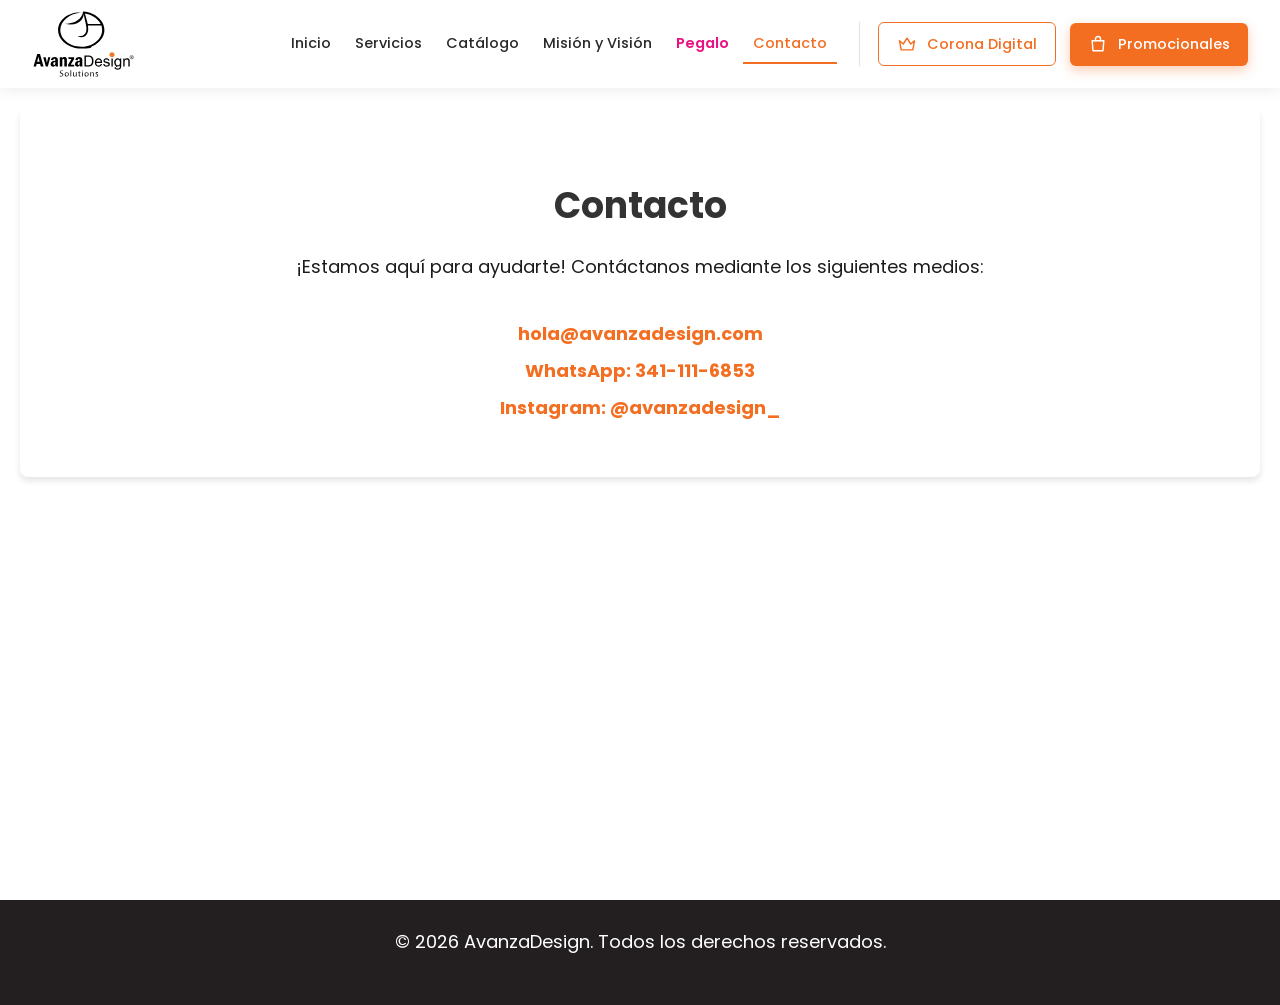
<file: contacto.html>
<!DOCTYPE html>
<html lang="en">
<head>
    <meta charset="UTF-8">
    <meta name="viewport" content="width=device-width, initial-scale=1.0">
    <title>Contacto</title>
    <link rel="stylesheet" href="styles/contacto.css">
<link rel="preconnect" href="https://fonts.googleapis.com">
    <link href="https://fonts.googleapis.com/css2?family=Poppins:wght@400;500;600;800&display=swap" rel="stylesheet">
    <link rel="icon" href="favicon.ico?v=3" sizes="any">
    <link rel="icon" type="image/png" sizes="32x32" href="favicon-32.png?v=3">
    <link rel="apple-touch-icon" href="apple-touch-icon.png?v=3">
    <link rel="stylesheet" href="styles/avanza-refresh.css?v=20261110a">
</head>

<body>
    <div class="container">
        <div id="site-header"></div>
        <script src="components/nav.js?v=20261014b"></script>

        <section id="contacto">
            <h2>Contacto</h2>
            <p>¡Estamos aquí para ayudarte! Contáctanos mediante los siguientes medios:</p>

            <div class="contact-info">
                <ul>
                    <li><a href="mailto:hola@avanzadesign.com">hola@avanzadesign.com</a></li>
                    <li><a href="https://wa.me/3411116853" target="_blank">WhatsApp: 341-111-6853</a></li>
                    <li><a href="https://www.instagram.com/avanzadesign_/" target="_blank">Instagram: @avanzadesign_</a></li>
                </ul>
            </div>

            </div>
        </section>
    
        <footer>
            <p>&copy; 2026 AvanzaDesign. Todos los derechos reservados.</p>
        </footer>
    </div>
</body>
</html>
</file>
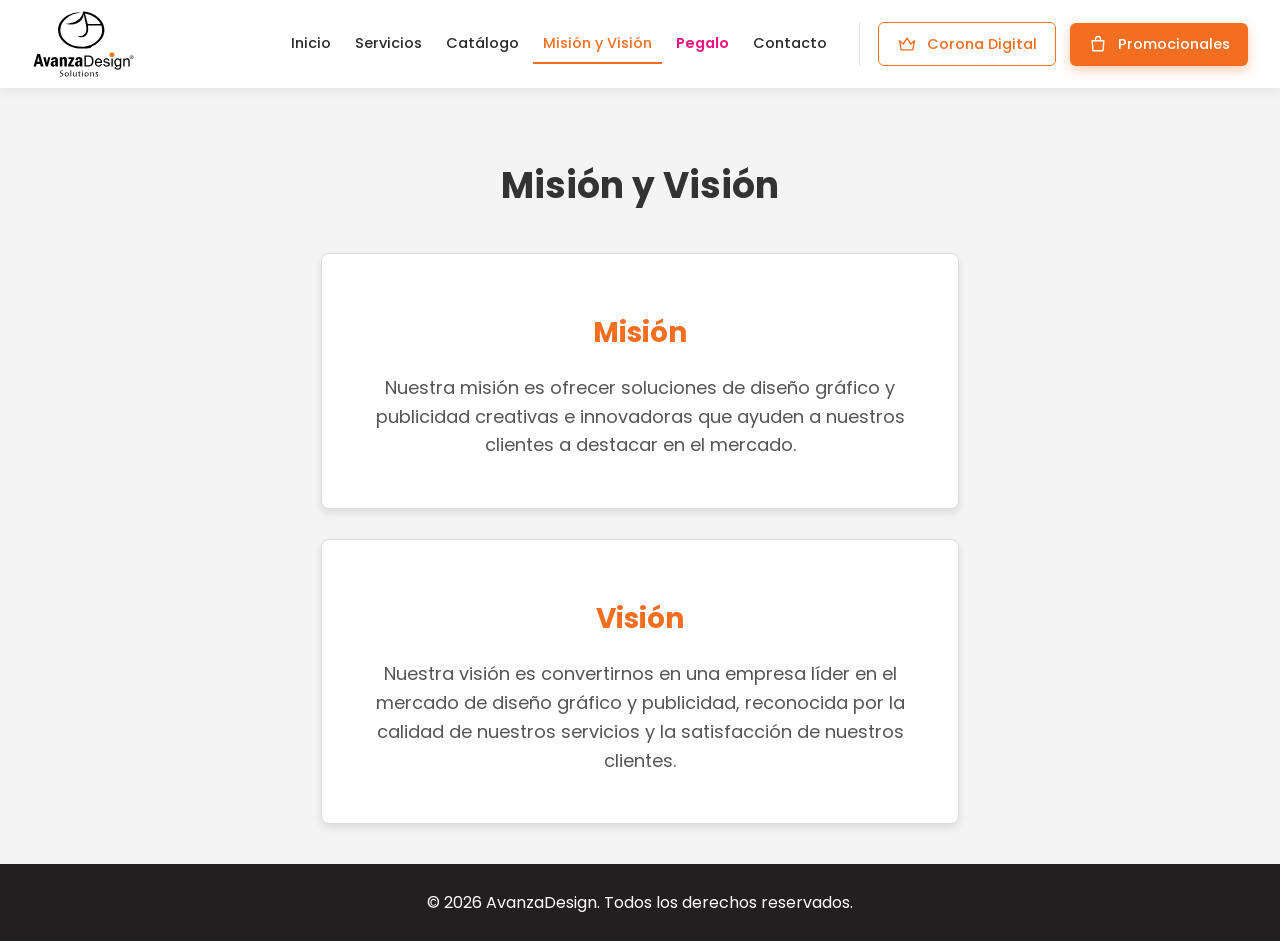
<file: misyvis.html>
<!DOCTYPE html>
<html lang="en">
<head>
    <meta charset="UTF-8">
    <meta name="viewport" content="width=device-width, initial-scale=1.0">
    <title>Misión y Visión</title>
    <link rel="stylesheet" href="styles/misyvis.css">
<link rel="preconnect" href="https://fonts.googleapis.com">
    <link href="https://fonts.googleapis.com/css2?family=Poppins:wght@400;500;600;800&display=swap" rel="stylesheet">
    <link rel="icon" href="favicon.ico?v=3" sizes="any">
    <link rel="icon" type="image/png" sizes="32x32" href="favicon-32.png?v=3">
    <link rel="apple-touch-icon" href="apple-touch-icon.png?v=3">
    <link rel="stylesheet" href="styles/avanza-refresh.css?v=20261110a">
</head>

<body>
    <div class="container">
        <div id="site-header"></div>
        <script src="components/nav.js?v=20261014b"></script>

        <section id="mision-vision">
            <h2>Misión y Visión</h2>
            <div class="cards-container">
                <div class="card">
                    <h3>Misión</h3>
                    <p>Nuestra misión es ofrecer soluciones de diseño gráfico y publicidad creativas e innovadoras que ayuden a nuestros clientes a destacar en el mercado.</p>
                </div>
                <div class="card">
                    <h3>Visión</h3>
                    <p>Nuestra visión es convertirnos en una empresa líder en el mercado de diseño gráfico y publicidad, reconocida por la calidad de nuestros servicios y la satisfacción de nuestros clientes.</p>
                </div>
            </div>
        </section>

        <footer>
            <p>&copy; 2026 AvanzaDesign. Todos los derechos reservados.</p>
        </footer>
    </div>
</body>
</html>
</file>
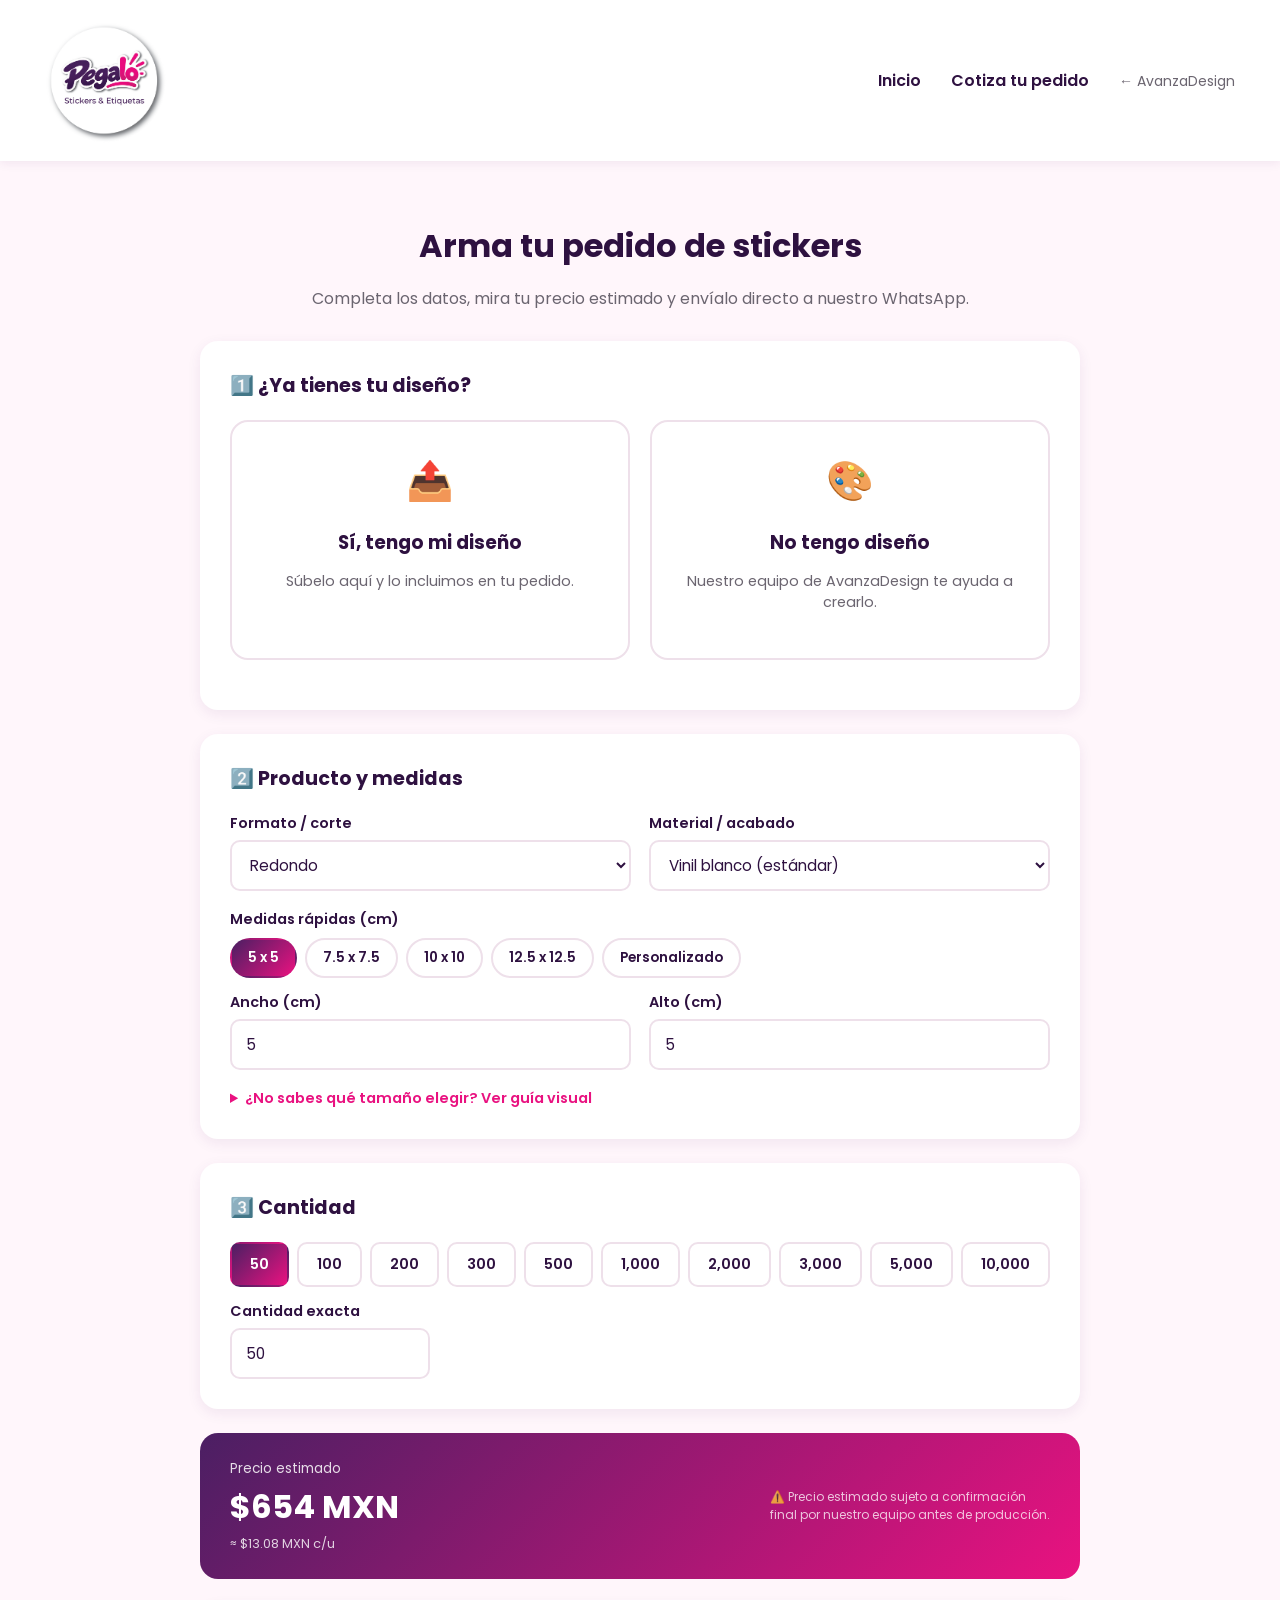
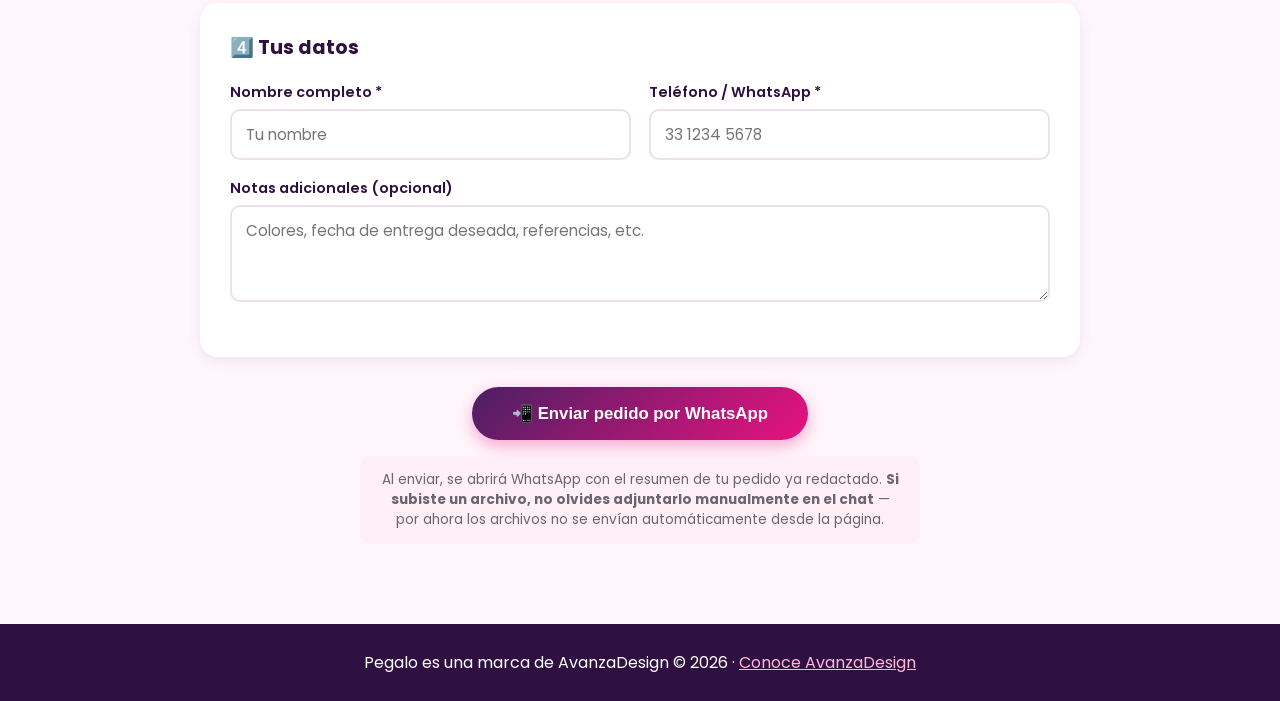
<file: pegalo/pedido.html>
<!DOCTYPE html>
<html lang="es">
<head>
    <meta charset="UTF-8">
    <meta name="viewport" content="width=device-width, initial-scale=1.0">
    <title>Cotiza tu pedido — Pegalo | AvanzaDesign</title>
    <link rel="preconnect" href="https://fonts.googleapis.com">
    <link href="https://fonts.googleapis.com/css2?family=Poppins:wght@400;600;700&display=swap" rel="stylesheet">
    <link rel="stylesheet" href="../styles/index.css">
    <link rel="stylesheet" href="../styles/pegalo.css">
</head>
<body class="pegalo">
    <div class="container">
        <header>
            <div class="header-container">
                <img src="../images/pegalo-logo.png" alt="Pegalo Logo" class="logo">
                <div class="menu-toggle" onclick="toggleMenu()">☰</div>
                <nav id="mobile-menu">
                    <ul>
                        <li><a href="index.html">Inicio</a></li>
                        <li><a href="pedido.html">Cotiza tu pedido</a></li>
                        <li><a href="../index.html" class="back-link">&larr; AvanzaDesign</a></li>
                    </ul>
                </nav>
            </div>
        </header>

        <div class="pedido-wrapper">
            <div class="pedido-header">
                <h1>Arma tu pedido de stickers</h1>
                <p>Completa los datos, mira tu precio estimado y envíalo directo a nuestro WhatsApp.</p>
            </div>

            <!-- PASO 1: Diseño -->
            <div class="pedido-card">
                <h2>1️⃣ ¿Ya tienes tu diseño?</h2>
                <div class="design-choice">
                    <div class="design-choice-card" id="card-tengo-diseno" onclick="setDesignChoice('yes')">
                        <div class="icon">📤</div>
                        <h3>Sí, tengo mi diseño</h3>
                        <p>Súbelo aquí y lo incluimos en tu pedido.</p>
                    </div>
                    <div class="design-choice-card" id="card-no-diseno" onclick="setDesignChoice('no')">
                        <div class="icon">🎨</div>
                        <h3>No tengo diseño</h3>
                        <p>Nuestro equipo de AvanzaDesign te ayuda a crearlo.</p>
                    </div>
                </div>

                <!-- Zona de subida (visible si eligen "Sí") -->
                <div id="upload-section" style="display:none; margin-top:20px;">
                    <div class="upload-zone" id="upload-zone">
                        <div class="icon">🖼️</div>
                        <p><strong>Haz clic para subir tu diseño</strong> o arrástralo aquí</p>
                        <small>Aceptamos cualquier formato (PNG, JPG, PDF, AI, PSD...) · Sin límite de tamaño</small>
                        <input type="file" id="file-input" style="display:none">
                    </div>
                    <div class="upload-preview" id="upload-preview">
                        <div class="file-icon" id="file-icon-generic">📄</div>
                        <img id="file-thumb" style="display:none;">
                        <div class="file-info">
                            <strong id="file-name"></strong>
                            <span id="file-size"></span>
                        </div>
                        <button type="button" class="remove-file" onclick="removeFile()">✕</button>
                    </div>
                </div>

                <!-- Nota si eligen "No" -->
                <div id="no-design-section" style="display:none; margin-top:20px;">
                    <div class="pedido-note" style="background:#f5edf7;">
                        Sin problema 🙌 Puedes seguir llenando las medidas y cantidad que tienes en mente, y al enviar tu pedido le avisamos a nuestro equipo que necesitas apoyo de diseño gráfico antes de producir.
                    </div>
                </div>
            </div>

            <!-- PASO 2: Producto y medidas -->
            <div class="pedido-card">
                <h2>2️⃣ Producto y medidas</h2>
                <div class="form-row">
                    <div class="form-group">
                        <label for="producto">Formato / corte</label>
                        <select id="producto" onchange="calcularPrecio()">
                            <option value="redondo">Redondo</option>
                            <option value="cuadrado">Cuadrado</option>
                            <option value="rectangular">Rectangular</option>
                            <option value="ovalado">Ovalado</option>
                            <option value="esquinas_redondeadas">Esquinas redondeadas</option>
                            <option value="bumper">Para parachoques (bumper)</option>
                            <option value="semitroquelado">Semi-troquelado</option>
                            <option value="hoja">Hoja de stickers (varios diseños)</option>
                        </select>
                    </div>
                    <div class="form-group">
                        <label for="material">Material / acabado</label>
                        <select id="material" onchange="calcularPrecio()">
                            <option value="vinil_blanco">Vinil blanco (estándar)</option>
                            <option value="transparente">Transparente</option>
                            <option value="holografico">Holográfico</option>
                            <option value="vinil_estatico">Vinil estático (cling)</option>
                            <option value="vinil_cristal">Vinil para cristal</option>
                            <option value="transferible">Vinil transferible</option>
                            <option value="texto_vinil">Texto en vinilo</option>
                        </select>
                    </div>
                </div>

                <label style="font-weight:600; font-size:0.9rem; color:var(--pegalo-purple-dark); display:block; margin-bottom:8px;">Medidas rápidas (cm)</label>
                <div class="size-chips" id="size-chips">
                    <div class="size-chip active" onclick="setSizeChip(5,5,this)">5 x 5</div>
                    <div class="size-chip" onclick="setSizeChip(7.5,7.5,this)">7.5 x 7.5</div>
                    <div class="size-chip" onclick="setSizeChip(10,10,this)">10 x 10</div>
                    <div class="size-chip" onclick="setSizeChip(12.5,12.5,this)">12.5 x 12.5</div>
                    <div class="size-chip" onclick="setSizeChip(null,null,this)">Personalizado</div>
                </div>

                <div class="form-row">
                    <div class="form-group">
                        <label for="ancho">Ancho (cm)</label>
                        <input type="number" id="ancho" min="1" step="0.5" value="5" oninput="calcularPrecio()">
                    </div>
                    <div class="form-group">
                        <label for="alto">Alto (cm)</label>
                        <input type="number" id="alto" min="1" step="0.5" value="5" oninput="calcularPrecio()">
                    </div>
                </div>

                <details style="margin-top:10px;">
                    <summary style="cursor:pointer; color:var(--pegalo-pink); font-weight:600; font-size:0.9rem;">¿No sabes qué tamaño elegir? Ver guía visual</summary>
                    <img src="../images/pegalo-size-guide.jpg" alt="Guía visual de tamaños de stickers Pegalo, de 2x2 a 6x6 cm" style="width:100%; max-width:420px; display:block; margin:14px auto 0; border-radius:var(--pegalo-radius); box-shadow:0 4px 14px rgba(75,31,99,0.12);">
                </details>
            </div>

            <!-- PASO 3: Cantidad -->
            <div class="pedido-card">
                <h2>3️⃣ Cantidad</h2>
                <div class="qty-tiers" id="qty-tiers">
                    <div class="qty-tier active" onclick="setQtyTier(50,this)">50</div>
                    <div class="qty-tier" onclick="setQtyTier(100,this)">100</div>
                    <div class="qty-tier" onclick="setQtyTier(200,this)">200</div>
                    <div class="qty-tier" onclick="setQtyTier(300,this)">300</div>
                    <div class="qty-tier" onclick="setQtyTier(500,this)">500</div>
                    <div class="qty-tier" onclick="setQtyTier(1000,this)">1,000</div>
                    <div class="qty-tier" onclick="setQtyTier(2000,this)">2,000</div>
                    <div class="qty-tier" onclick="setQtyTier(3000,this)">3,000</div>
                    <div class="qty-tier" onclick="setQtyTier(5000,this)">5,000</div>
                    <div class="qty-tier" onclick="setQtyTier(10000,this)">10,000</div>
                </div>
                <div class="form-group" style="max-width:200px; margin-top:14px;">
                    <label for="cantidad">Cantidad exacta</label>
                    <input type="number" id="cantidad" min="1" value="50" oninput="calcularPrecioDesdeInput()">
                </div>
            </div>

            <!-- Resumen de precio -->
            <div class="price-summary">
                <div>
                    <div class="label">Precio estimado</div>
                    <div class="amount" id="precio-total">$0 MXN</div>
                    <div class="breakdown" id="precio-desglose"></div>
                </div>
                <div class="disclaimer">⚠️ Precio estimado sujeto a confirmación final por nuestro equipo antes de producción.</div>
            </div>

            <!-- PASO 4: Datos de contacto -->
            <div class="pedido-card" style="margin-top:24px;">
                <h2>4️⃣ Tus datos</h2>
                <div class="form-row">
                    <div class="form-group">
                        <label for="nombre">Nombre completo *</label>
                        <input type="text" id="nombre" placeholder="Tu nombre">
                        <div class="error-msg" id="error-nombre">Este campo es obligatorio</div>
                    </div>
                    <div class="form-group">
                        <label for="telefono">Teléfono / WhatsApp *</label>
                        <input type="tel" id="telefono" placeholder="33 1234 5678">
                        <div class="error-msg" id="error-telefono">Este campo es obligatorio</div>
                    </div>
                </div>
                <div class="form-group" style="margin-bottom:18px;">
                    <label for="notas">Notas adicionales (opcional)</label>
                    <textarea id="notas" rows="3" placeholder="Colores, fecha de entrega deseada, referencias, etc."></textarea>
                </div>
            </div>

            <div class="pedido-submit">
                <button class="pegalo-btn pegalo-btn-solid" onclick="enviarPedido()">📲 Enviar pedido por WhatsApp</button>
                <div class="pedido-note">
                    Al enviar, se abrirá WhatsApp con el resumen de tu pedido ya redactado.
                    <strong>Si subiste un archivo, no olvides adjuntarlo manualmente en el chat</strong> — por ahora los archivos no se envían automáticamente desde la página.
                </div>
            </div>
        </div>

        <footer>
            <p>Pegalo es una marca de AvanzaDesign &copy; 2026 &middot; <a href="../index.html">Conoce AvanzaDesign</a></p>
        </footer>
    </div>

    <script src="../toggleMenu.js"></script>
    <script src="pegalo-order.js"></script>
</body>
</html>
</file>
<file: styles/index.css>
/* General */
body {
    font-family: Arial, sans-serif;
    margin: 0;
    padding: 0;
    background-color: #f4f4f4;
    color: #333;
    height: 100%;
}

/* Contenedor principal */
.container {
    display: flex;
    flex-direction: column;
    min-height: 100vh;
}

/* Encabezado */
header {
    background-color: #333333;
    color: #ffffff;
    padding: 10px 0;
    box-shadow: 0 4px 6px rgba(0, 0, 0, 0.1);
    position: sticky;
    top: 0;
    z-index: 1000;
}

.header-container {
    display: flex;
    align-items: center;
    justify-content: space-between;
    padding: 0 30px;
}

header .logo {
    max-width: 120px;
    height: auto;
}

nav ul {
    list-style: none;
    display: flex;
    margin: 0;
    padding: 0;
}

nav ul li {
    margin: 0 15px;
}

nav ul li a {
    color: #ffffff;
    text-decoration: none;
}

nav ul li a:hover {
    color: #cccccc;
}

.menu-toggle {
    display: hidden;
    font-size: 24px;
    color: #fff;
    cursor: pointer;
}

nav ul {
    list-style: none;
    padding: 0;
    margin: 0;
    display: flex;
}

@media (max-width: 768px) {
    #mobile-menu {
        display: none;
        flex-direction: column;
        background-color: #333;
        position: absolute;
        top: 100%;
        left: 0;
        right: 0;
        padding: 10px;
        z-index: 1000;
    }

    #mobile-menu.show {
        display: flex;
    }

    .menu-toggle {
        display: block;
        font-size: 24px;
        cursor: pointer;
        color: white;
    }

    nav ul {
        flex-direction: column;
    }
}



/* Banner principal */
#banner {
    background: url('images/banner-bg.jpg') no-repeat center center/cover;
    height: 100vh;
    display: flex;
    align-items: center;
    justify-content: center;
    text-align: center;
    color: white;
    position: relative;
}

.hero-text {
    position: relative;
    z-index: 2;
    padding: 0 20px;
}

.hero-text h1 {
    font-size: 6vw;
    margin-bottom: 10px;
    text-shadow: 2px 2px 4px rgba(0, 0, 0, 0.5);
}

.hero-text p {
    font-size: 4vw;
    margin-bottom: 70px;
    text-shadow: 2px 2px 4px rgba(0, 0, 0, 0.5);
}

.cta-button {
    background-color: #f36e21;
    padding: 10px 20px;
    color: white;
    text-decoration: none;
    font-size: 18px;
    border-radius: 5px;
    transition: background-color 0.3s;
}

.cta-button:hover {
    background-color: #e45a18;
}

#banner::before {
    content: '';
    position: absolute;
    top: 0;
    left: 0;
    right: 0;
    bottom: 0;
    background: rgba(0, 0, 0, 0.4);
    z-index: 1;
}

/* Servicios */
#servicios {
    background-color: #fff;
    padding: 60px 20px;
    text-align: center;
}

#servicios h2 {
    font-size: 32px;
    margin-bottom: 40px;
}

.services-container {
    display: flex;
    flex-wrap: wrap;
    justify-content: center;
    gap: 20px;
}

.service-card {
    background-color: #f9f9f9;
    padding: 20px;
    width: calc(100% - 40px);
    max-width: 300px;
    box-shadow: 0 4px 6px rgba(0, 0, 0, 0.1);
    border-radius: 8px;
}

.service-card img {
    width: 100%;
    height: auto;
    border-radius: 8px;
    margin-bottom: 20px;
}

.service-card h3 {
    font-size: 24px;
    margin-bottom: 10px;
}

.service-card p {
    font-size: 16px;
}

/* Galería */
#galeria {
    padding: 40px;
    text-align: center;
    background-color: #ffffff;
}

#galeria h2 {
    color: #333;
    margin-bottom: 20px;
}

#galeria p {
    color: #666;
    font-size: 18px;
    margin-bottom: 40px;
}

.gallery {
    display: flex;
    gap: 20px;
    padding: 0 20px;
}

.gallery-item {
    position: relative;
    overflow: hidden;
    border-radius: 10px;
    box-shadow: 0 4px 6px rgba(0, 0, 0, 0.1);
    flex: 1;
}

.gallery-item img {
    width: 100% ;
    height: auto;
    transition: transform 0.3s ease;
    border-radius: 10px;
}

.gallery-item:hover img {
    transform: scale(1.1);
}

.overlay {
    position: absolute;
    top: 0;
    left: 0;
    right: 0;
    bottom: 0;
    background: rgba(0, 0, 0, 0.5);
    color: #fff;
    display: flex;
    justify-content: center;
    align-items: center;
    opacity: 0;
    transition: opacity 0.3s ease;
    border-radius: 10px;
}

.gallery-item:hover .overlay {
    opacity: 1;
}

.overlay p {
    font-size: 18px;
    font-weight: bold;
}

/* Pie de página */
footer {
    background-color: #231f20;
    color: #fff;
    text-align: center;
    padding: 10px 0;
    margin-top: auto;
}

/* Responsividad */
@media (max-width: 768px) {
    .hero-text h1 {
        font-size: 5vw;
    }

    .hero-text p {
        font-size: 3.5vw;
    }

    .service-card {
        width: 90%;
    }

    .gallery {
        grid-template-columns: repeat(auto-fill, minmax(100px, 1fr));
    }
}
</file>
<file: styles/avanza-refresh.css>
/* AvanzaDesign — refresh de estilo (se carga DESPUÉS del css de cada página) */
:root { --av-orange:#f36e21; --av-orange-dark:#d95a12; --av-ink:#1b1b1b; --av-peach:#fdeee3; --av-gray:#555; }

body { font-family:'Poppins',Arial,sans-serif; background:#fff; color:var(--av-ink); }

/* ---------- Header blanco: el logo ya no se pierde ---------- */
header { background:#fff; color:var(--av-ink); padding:10px 0; box-shadow:0 2px 14px rgba(0,0,0,.08); }
header .header-container { max-width:1400px; margin:0 auto; padding:0 32px; gap:24px; }
header .logo { height:68px; width:auto; max-width:none; display:block; }
header nav ul { align-items:center; gap:4px; }
header nav ul li { margin:0; }
header nav ul li a { color:#2a2a2a; font-size:14.5px; font-weight:500; padding:8px 10px; white-space:nowrap; display:block; border-bottom:2px solid transparent; }
header nav ul li a:hover { color:var(--av-orange); }
header nav ul li a.active { color:var(--av-orange); border-bottom-color:var(--av-orange); }
header nav ul li a.nav-pegalo { color:#e91280; font-weight:600; }
header nav ul li.nav-cta-item { margin-left:12px; }
header nav ul li a.nav-cta { background:var(--av-orange); color:#fff; border-radius:6px; padding:11px 18px; display:flex; align-items:center; gap:10px; font-weight:500; border-bottom:0; box-shadow:0 4px 12px rgba(243,110,33,.35); white-space:nowrap; }
header nav ul li a.nav-cta:hover { background:var(--av-orange-dark); color:#fff; }
header nav ul li a.nav-cta svg { width:20px; height:20px; }
header nav ul li.nav-cta-alt-item { margin-left:18px; padding-left:18px; border-left:1px solid #e2e2e2; }
header nav ul li.nav-cta-alt-item + li.nav-cta-item { margin-left:10px; }
header nav ul li a.nav-cta.nav-cta-alt { background:#fff; color:var(--av-orange); border:1.5px solid var(--av-orange); box-shadow:none; padding:10.5px 18px; }
header nav ul li a.nav-cta.nav-cta-alt:hover { background:var(--av-orange); color:#fff; }
header .menu-toggle { display:none; color:var(--av-ink); font-size:28px; }

@media (max-width:1279px) {
  header .header-container { padding:0 18px; }
  header .logo { height:50px; }
  header .menu-toggle { display:block; }
  header #mobile-menu { display:none; position:absolute; top:100%; left:0; right:0; background:#fff; padding:10px 18px 18px; box-shadow:0 10px 20px rgba(0,0,0,.1); }
  header #mobile-menu.show { display:block; }
  header nav ul { flex-direction:column; align-items:stretch; }
  header nav ul li.nav-cta-item { margin:10px 0 0; }
  header nav ul li.nav-cta-alt-item { border-left:0; padding-left:0; margin-left:0; }
  header nav ul li.nav-cta-alt-item + li.nav-cta-item { margin-left:0; }
  header nav ul li a.nav-cta { justify-content:center; }
}

/* ---------- Hero ---------- */
#servicios, #inicio { scroll-margin-top:calc(var(--header-h,100px) + 8px); }
.hero2 { background:linear-gradient(100deg,#fff 58%,var(--av-peach) 100%); }
.hero2-inner { max-width:1400px; margin:0 auto; padding:56px 32px 40px; display:grid; grid-template-columns:1.05fr .95fr; gap:40px; align-items:center; }
.hero2 .eyebrow { font-size:13px; letter-spacing:.28em; color:var(--av-gray); font-weight:500; margin:0 0 18px; }
.hero2 h1 { font-size:clamp(2.3rem,4.4vw,4.4rem); line-height:.98; letter-spacing:-.035em; font-weight:800; margin:0 0 22px; color:var(--av-ink); text-shadow:none; }
.hero2 h1 em { font-style:normal; color:var(--av-orange); }
.hero2 .lead { font-size:clamp(1rem,1.5vw,1.3rem); line-height:1.5; color:#333; max-width:560px; margin:0 0 30px; text-shadow:none; }
.hero2-ctas { display:flex; gap:14px; flex-wrap:wrap; margin-bottom:38px; }
.btn { display:inline-flex; align-items:center; gap:14px; padding:15px 26px; border-radius:6px; font-weight:500; font-size:1rem; text-decoration:none; border:1.5px solid var(--av-orange); transition:background .2s,color .2s; }
.btn-primary { background:var(--av-orange); color:#fff; }
.btn-primary:hover { background:var(--av-orange-dark); }
.btn-outline { background:#fff; color:var(--av-orange); }
.btn-outline:hover { background:var(--av-orange); color:#fff; }
.btn:focus-visible, header a:focus-visible { outline:3px solid #1b1b1b; outline-offset:2px; }

.hero-cats { display:grid; grid-template-columns:repeat(6,1fr); gap:12px; list-style:none; margin:0; padding:0; max-width:700px; }
.hero-cats a { display:flex; flex-direction:column; align-items:center; text-align:center; gap:10px; color:#333; text-decoration:none; font-size:.82rem; line-height:1.25; }
.hero-cats .ico { width:68px; height:68px; border-radius:50%; background:var(--av-peach); display:grid; place-items:center; }
.hero-cats svg { width:32px; height:32px; stroke:var(--av-orange); fill:none; stroke-width:1.6; stroke-linecap:round; stroke-linejoin:round; }
.hero-cats a:hover .ico { background:var(--av-orange); }
.hero-cats a:hover svg { stroke:#fff; }

/* Collage de fotos reales */
.hero-visual { position:relative; display:grid; grid-template-columns:1fr 1fr; grid-template-rows:auto auto; gap:14px; padding:18px; }
.hero-visual::before { content:''; position:absolute; inset:0 0 0 12%; background:var(--av-orange); border-radius:22px; transform:rotate(2.5deg); opacity:.14; }
.hero-visual figure { position:relative; margin:0; border-radius:16px; overflow:hidden; box-shadow:0 14px 30px rgba(0,0,0,.18); background:#fff; }
.hero-visual img { width:100%; height:100%; object-fit:cover; display:block; }
.hv-a { grid-row:span 2; } .hv-c, .hv-d { aspect-ratio:1/1; }
.hv-badge { position:absolute; left:34px; bottom:34px; background:var(--av-ink); color:#fff; font-weight:800; letter-spacing:-.02em; padding:10px 18px; border-radius:6px; font-size:clamp(.95rem,1.6vw,1.3rem); }
.hv-badge b { color:var(--av-orange); }

/* Franja oscura de valores */
.hero-values { background:#2b2b2b; color:#fff; }
.hero-values ul { max-width:1100px; margin:0 auto; padding:26px 32px; list-style:none; display:grid; grid-template-columns:repeat(3,1fr); gap:24px; }
.hero-values li { display:flex; align-items:center; gap:18px; font-size:1.02rem; line-height:1.3; }
.hero-values li + li { border-left:1px solid rgba(255,255,255,.3); padding-left:24px; }
.hero-values svg { width:46px; height:46px; flex:none; stroke:#fff; fill:none; stroke-width:1.5; stroke-linecap:round; stroke-linejoin:round; }

@media (max-width:900px) {
  .hero2-inner { grid-template-columns:1fr; padding:36px 20px 28px; }
  .hero-cats { grid-template-columns:repeat(3,1fr); gap:18px 8px; }
  .hero-values ul { grid-template-columns:1fr; }
  .hero-values li + li { border-left:0; padding-left:0; }
}
@media (prefers-reduced-motion:reduce){ *{ transition:none !important; } }

/* Tarjetas de servicios: limpiar sobre fondo blanco */
#servicios h2 { color:var(--av-ink); }
.service-card { box-sizing:border-box; box-shadow:0 6px 20px rgba(0,0,0,.08); }

/* Tarjeta Corona Digital */
.logo-tile { aspect-ratio:1/1; background:#efecfb; border-radius:8px; display:grid; place-items:center; margin-bottom:20px; }
.logo-tile img { width:46%; height:auto; margin:0; border-radius:0; }
.service-card .card-link { display:inline-block; margin-top:10px; color:#fff; padding:8px 18px; border-radius:20px; text-decoration:none; font-weight:bold; }

/* Servicios: más ancho y tarjetas parejas */
.services-container { max-width:1000px; margin:0 auto; }
.service-card > img { aspect-ratio:1/1; object-fit:cover; }
.service-card > img[src*="pegalo-logo"] { object-fit:contain; background:#fff; }
.logo-tile.tile-invite { background:#fff1e6; }
.logo-tile svg { width:46%; height:auto; stroke:var(--av-orange); fill:none; stroke-width:2.4; stroke-linecap:round; stroke-linejoin:round; }

/* Catálogo: el menú lateral nace debajo del header (no lo corta) */
.catalog-layout { display:grid; grid-template-columns:220px minmax(0,1fr); flex:1; align-items:start; }
#sidebar { position:sticky; top:var(--header-h,100px); bottom:auto; left:auto; width:auto; height:calc(100vh - var(--header-h,100px)); overflow-y:auto; background:#fff; color:var(--av-ink); border-right:1px solid #ececec; padding:12px 0 0; z-index:5; }
#sidebar ul { list-style:none; margin:0; padding:10px 12px; }
#sidebar ul li { margin:0 0 6px; }
#sidebar ul li a { color:#2a2a2a; font-size:15px; padding:11px 14px; border-radius:6px; display:block; text-decoration:none; }
#sidebar ul li a:hover { background:var(--av-peach); color:var(--av-orange); }
#sidebar ul li a.active { background:var(--av-orange); color:#fff; }
#catalogo-content { margin:0; padding:28px 36px 40px; background:#fff; min-height:60vh; }
.catalog-section { text-align:left; padding:0; }
.catalog-section h2 { margin:0 0 6px; font-size:1.8rem; font-weight:800; letter-spacing:-.02em; }
.catalog-section h3 { margin:30px 0 4px; font-size:1.15rem; }
.cat-note { color:var(--av-gray); margin:0 0 14px; }
.catalog-section iframe { width:100%; height:82vh; min-height:520px; aspect-ratio:auto; border:1px solid #e5e5e5; border-radius:8px; margin:10px 0 6px; background:#f7f7f7; }
.pdf-open { display:inline-block; color:var(--av-orange); font-weight:500; text-decoration:none; margin-bottom:10px; }
.pdf-open:hover { text-decoration:underline; }
.catalog-section a img { max-width:100%; }
@media (max-width:900px) {
  .catalog-layout { grid-template-columns:minmax(0,1fr); }
  #sidebar { position:static; height:auto; min-width:0; border-right:0; border-bottom:1px solid #ececec; padding:0; overflow-x:auto; overflow-y:hidden; }
  #sidebar ul { display:flex; gap:8px; overflow-x:auto; padding:10px 14px; white-space:nowrap; }
  #sidebar ul li { margin:0; }
  #catalogo-content { padding:18px 14px 30px; }
  .catalog-section iframe { height:70vh; min-height:420px; }
}

.catalog-section { scroll-margin-top:calc(var(--header-h,90px) + 16px); }

#servicios { width:100%; max-width:1400px; margin-left:auto; margin-right:auto; box-sizing:border-box; }

/* Galería: las 5 fotos SIEMPRE del mismo tamaño y alineadas (nunca crecen para llenar una fila) */
#galeria .gallery { display:flex; flex-wrap:wrap; justify-content:center; gap:20px; max-width:1400px; margin:0 auto; padding:0 20px; }
#galeria .gallery-item { flex:0 0 calc((100% - 80px) / 5); max-width:calc((100% - 80px) / 5); }
#galeria .gallery-item img { width:100%; height:auto; aspect-ratio:1/1; object-fit:cover; display:block; }
@media (max-width:999px) {
  #galeria .gallery-item { flex-basis:calc((100% - 40px) / 3); max-width:calc((100% - 40px) / 3); }
}
@media (max-width:639px) {
  #galeria .gallery { gap:12px; padding:0 14px; }
  #galeria .gallery-item { flex-basis:calc((100% - 12px) / 2); max-width:calc((100% - 12px) / 2); }
}

/* Galería: botón "Ver más" y fotos ocultas */
.gallery-item[hidden] { display:none !important; }
.gallery-more-wrap { text-align:center; margin:30px 0 6px; }
.gallery-more { background:var(--av-orange); color:#fff; border:0; border-radius:6px; padding:13px 30px; font:500 1rem 'Poppins',Arial,sans-serif; cursor:pointer; }
.gallery-more:hover { background:var(--av-orange-dark); }
.gallery-more:focus-visible { outline:3px solid #1b1b1b; outline-offset:2px; }
</file>
<file: styles/pegalo.css>
/* ==========================================================================
   PEGALO — Stickers & Etiquetas
   Sub-marca de AvanzaDesign
   ========================================================================== */

:root {
    --pegalo-purple: #4B1F63;
    --pegalo-purple-dark: #2E1140;
    --pegalo-pink: #E91280;
    --pegalo-pink-light: #FF56AC;
    --pegalo-bg: #FFF6FB;
    --pegalo-gray: #6b6570;
    --pegalo-gradient: linear-gradient(135deg, var(--pegalo-purple) 0%, var(--pegalo-pink) 100%);
    --pegalo-radius: 18px;
}

.pegalo * {
    box-sizing: border-box;
}

.pegalo {
    font-family: 'Poppins', Arial, sans-serif;
    background-color: var(--pegalo-bg);
    color: var(--pegalo-purple-dark);
}

/* ---- Header ---- */
.pegalo header {
    background-color: #ffffff;
    color: var(--pegalo-purple-dark);
    box-shadow: 0 2px 10px rgba(75, 31, 99, 0.08);
}

.pegalo header .logo {
    max-width: 150px;
}

.pegalo nav ul li a {
    color: var(--pegalo-purple-dark);
    font-weight: 600;
}

.pegalo nav ul li a:hover {
    color: var(--pegalo-pink);
}

.pegalo nav ul li a.back-link {
    color: var(--pegalo-gray);
    font-weight: 400;
    font-size: 14px;
}

@media (max-width: 768px) {
    .pegalo #mobile-menu {
        background-color: #ffffff;
        box-shadow: 0 4px 10px rgba(75, 31, 99, 0.1);
    }
    .pegalo .menu-toggle {
        color: var(--pegalo-purple-dark);
    }
}

/* ---- Hero ---- */
.pegalo-hero {
    background: var(--pegalo-gradient);
    padding: 70px 20px 90px;
    text-align: center;
    color: #fff;
    position: relative;
    overflow: hidden;
}

.pegalo-hero .pegalo-logo-badge {
    max-width: 220px;
    margin-bottom: 20px;
    filter: drop-shadow(0 8px 16px rgba(0,0,0,0.15));
}

.pegalo-hero h1 {
    font-size: 2.4rem;
    margin: 10px 0;
}

.pegalo-hero p {
    font-size: 1.15rem;
    max-width: 600px;
    margin: 0 auto 30px;
    opacity: 0.95;
}

.pegalo-hero-ctas {
    display: flex;
    gap: 16px;
    justify-content: center;
    flex-wrap: wrap;
}

.pegalo-btn {
    display: inline-block;
    padding: 14px 30px;
    border-radius: 50px;
    font-weight: 700;
    text-decoration: none;
    font-size: 1rem;
    transition: transform 0.2s ease, box-shadow 0.2s ease;
    cursor: pointer;
    border: none;
}

.pegalo-btn:hover {
    transform: translateY(-3px);
}

.pegalo-btn-primary {
    background-color: #fff;
    color: var(--pegalo-pink);
    box-shadow: 0 6px 16px rgba(0,0,0,0.15);
}

.pegalo-btn-outline {
    background-color: transparent;
    color: #fff;
    border: 2px solid #fff;
}

.pegalo-btn-solid {
    background: var(--pegalo-gradient);
    color: #fff;
    box-shadow: 0 6px 16px rgba(233, 18, 128, 0.35);
}

.pegalo-btn-solid:disabled {
    opacity: 0.4;
    cursor: not-allowed;
    transform: none;
}

/* ---- Sections ---- */
.pegalo-section {
    padding: 60px 20px;
    max-width: 1100px;
    margin: 0 auto;
}

.pegalo-section h2 {
    text-align: center;
    font-size: 2rem;
    color: var(--pegalo-purple-dark);
    margin-bottom: 10px;
}

.pegalo-section > p.subtitle {
    text-align: center;
    color: var(--pegalo-gray);
    max-width: 600px;
    margin: 0 auto 40px;
}

/* ---- Product cards ---- */
.pegalo-products {
    display: grid;
    grid-template-columns: repeat(auto-fit, minmax(220px, 1fr));
    gap: 24px;
}

.pegalo-product-card {
    background: #fff;
    border-radius: var(--pegalo-radius);
    padding: 28px 20px;
    text-align: center;
    box-shadow: 0 4px 14px rgba(75, 31, 99, 0.08);
    border: 2px dashed transparent;
    transition: border-color 0.2s ease, transform 0.2s ease;
}

.pegalo-product-card:hover {
    border-color: var(--pegalo-pink-light);
    transform: translateY(-4px);
}

.pegalo-product-card .icon {
    font-size: 2.6rem;
    margin-bottom: 12px;
}

.pegalo-product-card h3 {
    color: var(--pegalo-purple);
    margin-bottom: 8px;
}

.pegalo-product-card p {
    color: var(--pegalo-gray);
    font-size: 0.95rem;
}

/* ---- Steps / how it works ---- */
.pegalo-steps {
    display: grid;
    grid-template-columns: repeat(auto-fit, minmax(200px, 1fr));
    gap: 24px;
    counter-reset: step;
}

.pegalo-step {
    text-align: center;
    position: relative;
}

.pegalo-step .step-number {
    width: 46px;
    height: 46px;
    border-radius: 50%;
    background: var(--pegalo-gradient);
    color: #fff;
    display: flex;
    align-items: center;
    justify-content: center;
    font-weight: 700;
    margin: 0 auto 12px;
    font-size: 1.2rem;
}

.pegalo-step h3 {
    color: var(--pegalo-purple-dark);
    font-size: 1.05rem;
    margin-bottom: 6px;
}

.pegalo-step p {
    color: var(--pegalo-gray);
    font-size: 0.9rem;
}

/* ---- Gallery: cuadrícula fija, todas del mismo tamaño ---- */
.pegalo .gallery { display:grid; grid-template-columns:repeat(4,minmax(0,1fr)); gap:16px; padding:0; }
.pegalo .gallery-item { flex:none; }
.pegalo .gallery-item img { width:100%; height:100%; aspect-ratio:1 / 1; object-fit:cover; display:block; }
.gallery-item[hidden] { display:none !important; }
.gallery-more-wrap { text-align:center; margin:30px 0 6px; }
.gallery-more { background:var(--pegalo-gradient); color:#fff; border:0; border-radius:50px; padding:14px 32px; font:700 1rem 'Poppins',Arial,sans-serif; cursor:pointer; box-shadow:0 6px 16px rgba(233,18,128,.3); }
@media (max-width:900px) { .pegalo .gallery { grid-template-columns:repeat(3,minmax(0,1fr)); } }
@media (max-width:560px) { .pegalo .gallery { grid-template-columns:repeat(2,minmax(0,1fr)); gap:10px; } }

.pegalo .gallery-item .overlay {
    background: rgba(75, 31, 99, 0.75);
}

/* ---- CTA final band ---- */
.pegalo-cta-band {
    background: var(--pegalo-purple-dark);
    color: #fff;
    text-align: center;
    padding: 50px 20px;
}

.pegalo-cta-band h2 {
    margin-bottom: 10px;
}

.pegalo-cta-band p {
    opacity: 0.85;
    margin-bottom: 24px;
}

/* ---- Footer ---- */
.pegalo footer {
    background-color: var(--pegalo-purple-dark);
}

.pegalo footer a {
    color: #ffb8dd;
}

/* ==========================================================================
   PEDIDO / ORDER TOOL
   ========================================================================== */

.pedido-wrapper {
    max-width: 950px;
    margin: 0 auto;
    padding: 40px 20px 80px;
}

.pedido-header {
    text-align: center;
    margin-bottom: 30px;
}

.pedido-header h1 {
    color: var(--pegalo-purple-dark);
    font-size: 2rem;
    margin-bottom: 8px;
}

.pedido-header p {
    color: var(--pegalo-gray);
}

/* Progress */
.pedido-progress {
    display: flex;
    justify-content: center;
    gap: 8px;
    margin-bottom: 40px;
    flex-wrap: wrap;
}

.pedido-progress .dot {
    padding: 6px 16px;
    border-radius: 50px;
    background: #eee0ea;
    color: var(--pegalo-purple);
    font-size: 0.8rem;
    font-weight: 600;
}

.pedido-progress .dot.active {
    background: var(--pegalo-gradient);
    color: #fff;
}

/* Design choice cards */
.design-choice {
    display: grid;
    grid-template-columns: repeat(auto-fit, minmax(260px, 1fr));
    gap: 20px;
    margin-bottom: 20px;
}

.design-choice-card {
    background: #fff;
    border: 2px solid #eee0ea;
    border-radius: var(--pegalo-radius);
    padding: 30px 24px;
    text-align: center;
    cursor: pointer;
    transition: all 0.2s ease;
}

.design-choice-card:hover,
.design-choice-card.selected {
    border-color: var(--pegalo-pink);
    box-shadow: 0 6px 18px rgba(233, 18, 128, 0.15);
}

.design-choice-card .icon {
    font-size: 2.4rem;
    margin-bottom: 10px;
}

.design-choice-card h3 {
    color: var(--pegalo-purple-dark);
    margin-bottom: 6px;
}

.design-choice-card p {
    color: var(--pegalo-gray);
    font-size: 0.9rem;
}

/* Upload zone */
.upload-zone {
    border: 2px dashed #d9b8ce;
    border-radius: var(--pegalo-radius);
    padding: 40px 20px;
    text-align: center;
    background: #fff;
    cursor: pointer;
    transition: border-color 0.2s ease, background 0.2s ease;
}

.upload-zone:hover,
.upload-zone.dragover {
    border-color: var(--pegalo-pink);
    background: #fff0f8;
}

.upload-zone .icon {
    font-size: 2.4rem;
    color: var(--pegalo-pink);
    margin-bottom: 10px;
}

.upload-zone p {
    color: var(--pegalo-gray);
    margin: 4px 0;
}

.upload-zone small {
    color: #a89ba5;
}

.upload-preview {
    display: none;
    align-items: center;
    gap: 16px;
    background: #fff;
    border: 2px solid #eee0ea;
    border-radius: var(--pegalo-radius);
    padding: 16px 20px;
    margin-top: 16px;
}

.upload-preview.show {
    display: flex;
}

.upload-preview img {
    width: 64px;
    height: 64px;
    object-fit: cover;
    border-radius: 10px;
    background: #f4f0f3;
}

.upload-preview .file-icon {
    width: 64px;
    height: 64px;
    border-radius: 10px;
    background: var(--pegalo-gradient);
    display: flex;
    align-items: center;
    justify-content: center;
    color: #fff;
    font-size: 1.6rem;
    flex-shrink: 0;
}

.upload-preview .file-info {
    flex: 1;
    text-align: left;
}

.upload-preview .file-info strong {
    display: block;
    color: var(--pegalo-purple-dark);
    word-break: break-all;
}

.upload-preview .file-info span {
    color: var(--pegalo-gray);
    font-size: 0.85rem;
}

.upload-preview .remove-file {
    background: none;
    border: none;
    color: var(--pegalo-pink);
    font-size: 1.3rem;
    cursor: pointer;
    line-height: 1;
}

/* Form card */
.pedido-card {
    background: #fff;
    border-radius: var(--pegalo-radius);
    padding: 30px;
    box-shadow: 0 4px 14px rgba(75, 31, 99, 0.08);
    margin-bottom: 24px;
}

.pedido-card h2 {
    color: var(--pegalo-purple-dark);
    font-size: 1.2rem;
    margin-top: 0;
    margin-bottom: 20px;
    display: flex;
    align-items: center;
    gap: 8px;
}

.form-row {
    display: grid;
    grid-template-columns: repeat(auto-fit, minmax(180px, 1fr));
    gap: 18px;
    margin-bottom: 18px;
}

.form-group label {
    display: block;
    font-weight: 600;
    font-size: 0.9rem;
    color: var(--pegalo-purple-dark);
    margin-bottom: 6px;
}

.form-group input[type="text"],
.form-group input[type="number"],
.form-group input[type="tel"],
.form-group input[type="email"],
.form-group select,
.form-group textarea {
    width: 100%;
    padding: 12px 14px;
    border: 2px solid #eee0ea;
    border-radius: 10px;
    font-size: 0.95rem;
    font-family: inherit;
    color: var(--pegalo-purple-dark);
    background: #fff;
}

.form-group input:focus,
.form-group select:focus,
.form-group textarea:focus {
    outline: none;
    border-color: var(--pegalo-pink);
}

.form-group small.hint {
    color: var(--pegalo-gray);
    font-size: 0.8rem;
}

/* size chips */
.size-chips {
    display: flex;
    flex-wrap: wrap;
    gap: 8px;
    margin-bottom: 14px;
}

.size-chip {
    padding: 8px 16px;
    border-radius: 50px;
    border: 2px solid #eee0ea;
    background: #fff;
    color: var(--pegalo-purple-dark);
    font-size: 0.85rem;
    cursor: pointer;
    font-weight: 600;
}

.size-chip:hover {
    border-color: var(--pegalo-pink-light);
}

.size-chip.active {
    background: var(--pegalo-gradient);
    border-color: transparent;
    color: #fff;
}

/* quantity tiers */
.qty-tiers {
    display: flex;
    flex-wrap: wrap;
    gap: 8px;
}

.qty-tier {
    padding: 10px 18px;
    border-radius: 10px;
    border: 2px solid #eee0ea;
    background: #fff;
    color: var(--pegalo-purple-dark);
    cursor: pointer;
    font-weight: 600;
    font-size: 0.9rem;
}

.qty-tier:hover {
    border-color: var(--pegalo-pink-light);
}

.qty-tier.active {
    background: var(--pegalo-gradient);
    border-color: transparent;
    color: #fff;
}

/* Price summary */
.price-summary {
    background: var(--pegalo-gradient);
    border-radius: var(--pegalo-radius);
    padding: 26px 30px;
    color: #fff;
    display: flex;
    justify-content: space-between;
    align-items: center;
    flex-wrap: wrap;
    gap: 16px;
}

.price-summary .label {
    font-size: 0.85rem;
    opacity: 0.85;
    margin-bottom: 4px;
}

.price-summary .amount {
    font-size: 2rem;
    font-weight: 700;
}

.price-summary .breakdown {
    font-size: 0.8rem;
    opacity: 0.8;
    margin-top: 4px;
}

.price-summary .disclaimer {
    font-size: 0.75rem;
    opacity: 0.75;
    max-width: 280px;
}

/* Submit area */
.pedido-submit {
    text-align: center;
    margin-top: 30px;
}

.pedido-submit .pegalo-btn {
    font-size: 1.05rem;
    padding: 16px 40px;
}

.pedido-note {
    max-width: 560px;
    margin: 16px auto 0;
    text-align: center;
    font-size: 0.85rem;
    color: var(--pegalo-gray);
    background: #fff0f8;
    border-radius: 10px;
    padding: 14px 18px;
}

.field-error {
    border-color: #e0455f !important;
}

.error-msg {
    color: #e0455f;
    font-size: 0.8rem;
    margin-top: 4px;
    display: none;
}

.error-msg.show {
    display: block;
}

@media (max-width: 600px) {
    .price-summary {
        flex-direction: column;
        text-align: center;
    }
}
</file>
<file: styles/contacto.css>
body {
    font-family: Arial, sans-serif;
    margin: 0;
    padding: 0;
    background-color: #f4f4f4;
    color: #333333;
    height: 100%;
}

/* Contenedor principal con Flexbox */
html, body {
    height: 100%;
}

.container {
    display: flex;
    flex-direction: column;
    min-height: 100vh;
}

/* Encabezado */
header {
    background-color: #333333;
    color: #ffffff;
    padding: 10px 0;
    box-shadow: 0 4px 6px rgba(0, 0, 0, 0.1);
    position: sticky;
    top: 0;
    z-index: 1000;
}

.header-container {
    display: flex;
    align-items: center;
    justify-content: space-between;
    padding: 0 30px;
}

/* Logo */
header .logo {
    max-width: 120px;
    height: auto;
}

/* Navegador */
nav ul {
    list-style: none;
    display: flex;
    margin: 0;
    padding: 0;
}

nav ul li {
    margin: 0 15px;
}

nav ul li a {
    color: #ffffff;
    text-decoration: none;
}

nav ul li a:hover {
    color: #cccccc;
}

.menu-toggle {
    display: none;
    font-size: 24px;
    color: #fff;
    cursor: pointer;
}

nav ul {
    list-style: none;
    padding: 0;
    margin: 0;
    display: flex;
}

@media (max-width: 768px) {
    #mobile-menu {
        display: none;
        flex-direction: column;
        background-color: #333;
        position: absolute;
        top: 100%;
        left: 0;
        right: 0;
        padding: 10px;
        z-index: 1000;
    }

    #mobile-menu.show {
        display: flex;
    }

    .menu-toggle {
        display: block;
        font-size: 24px;
        cursor: pointer;
        color: white;
    }

    nav ul {
        flex-direction: column;
    }
}



/* Sección de contacto */
#contacto {
    background-color: #ffffff;
    padding: 40px 20px;
    text-align: center;
    box-shadow: 0 4px 6px rgba(0, 0, 0, 0.1);
    margin: 20px;
    border-radius: 8px;
}

h2 {
    color: #333333;
    font-size: 36px;
    font-weight: bold;
    margin-bottom: 20px;
}

p {
    font-size: 18px;
    margin-bottom: 40px;
}

.contact-info ul {
    list-style: none;
    padding: 0;
}

.contact-info ul li {
    margin: 10px 0;
}

.contact-info ul li a {
    color: #f36e21;
    text-decoration: none;
    font-weight: bold;
    font-size: 18px;
}

.contact-info ul li a:hover {
    text-decoration: underline;
}


footer {
    background-color: #231f20;
    color: #fff;
    text-align: center;
    padding: 10px 0;
    margin-top: auto; 
}

/* Responsive */

@media (max-width: 768px) {
    #contacto {
        margin: 10px;
    }
}
</file>
<file: styles/misyvis.css>
body {
    font-family: Arial, sans-serif;
    margin: 0;
    padding: 0;
    background-color: #f4f4f4;
    color: #333333;
    height: 100%;
}

/* Contenedor principal con Flexbox */
html, body {
    height: 100%;
}

.container {
    display: flex;
    flex-direction: column;
    min-height: 100vh;
}

/* Encabezado */
header {
    background-color: #333333;
    color: #ffffff;
    padding: 10px 0;
    box-shadow: 0 4px 6px rgba(0, 0, 0, 0.1);
    position: sticky;
    top: 0;
    z-index: 1000;
}

.header-container {
    display: flex;
    align-items: center;
    justify-content: space-between;
    padding: 0 30px;
}

/* Logo */
header .logo {
    max-width: 120px;
    height: auto;
}

/* Navegador */
nav ul {
    list-style: none;
    display: flex;
    margin: 0;
    padding: 0;
}

nav ul li {
    margin: 0 15px;
}

nav ul li a {
    color: #ffffff;
    text-decoration: none;
}

nav ul li a:hover {
    color: #cccccc;
}

.menu-toggle {
    display: none;
    font-size: 24px;
    color: #fff;
    cursor: pointer;
}

nav ul {
    list-style: none;
    padding: 0;
    margin: 0;
    display: flex;
}

@media (max-width: 768px) {
    #mobile-menu {
        display: none;
        flex-direction: column;
        background-color: #333;
        position: absolute;
        top: 100%;
        left: 0;
        right: 0;
        padding: 10px;
        z-index: 1000;
    }

    #mobile-menu.show {
        display: flex;
    }

    .menu-toggle {
        display: block;
        font-size: 24px;
        cursor: pointer;
        color: white;
    }

    nav ul {
        flex-direction: column;
    }
}


/* Sección Misión y Visión */
#mision-vision {
    background-color: #f4f4f4;
    padding: 40px 20px;
    text-align: center;
}

h2 {
    color: #333333;
    font-size: 36px;
    font-weight: bold;
    margin-bottom: 40px;
}

/* Contenedor de tarjetas */
.cards-container {
    display: flex;
    justify-content: center;  /* Centra las tarjetas horizontalmente */
    gap: 30px;
    max-width: 1200px;
    margin: 0 auto;
    flex-wrap: wrap; /* Hace que las tarjetas se acomoden en pantallas pequeñas */
}

/* Estilo de cada tarjeta */
.card {
    background-color: #ffffff;
    border: 1px solid #ddd;
    border-radius: 8px;
    padding: 30px;
    width: 48%;  /* Para dos tarjetas por fila */
    box-shadow: 0 4px 8px rgba(0, 0, 0, 0.1);
    transition: transform 0.3s ease-in-out, box-shadow 0.3s ease-in-out;
}

.card h3 {
    font-size: 28px;
    color: #f36e21;  /* Color naranja para los títulos */
    margin-bottom: 20px;
    font-weight: bold;
}

.card p {
    font-size: 18px;
    color: #555;
    line-height: 1.6;
}

/* Efecto de hover */
.card:hover {
    transform: translateY(-10px);
    box-shadow: 0 8px 16px rgba(0, 0, 0, 0.2);
}

/* Pie de página */
footer {
    background-color: #231f20;
    color: #fff;
    text-align: center;
    padding: 10px 0;
    margin-top: auto; 
}

/* Responsividad */
@media (max-width: 768px) {
    .card {
        width: 100%;  /* Para una tarjeta por fila */
    }
}
</file>
